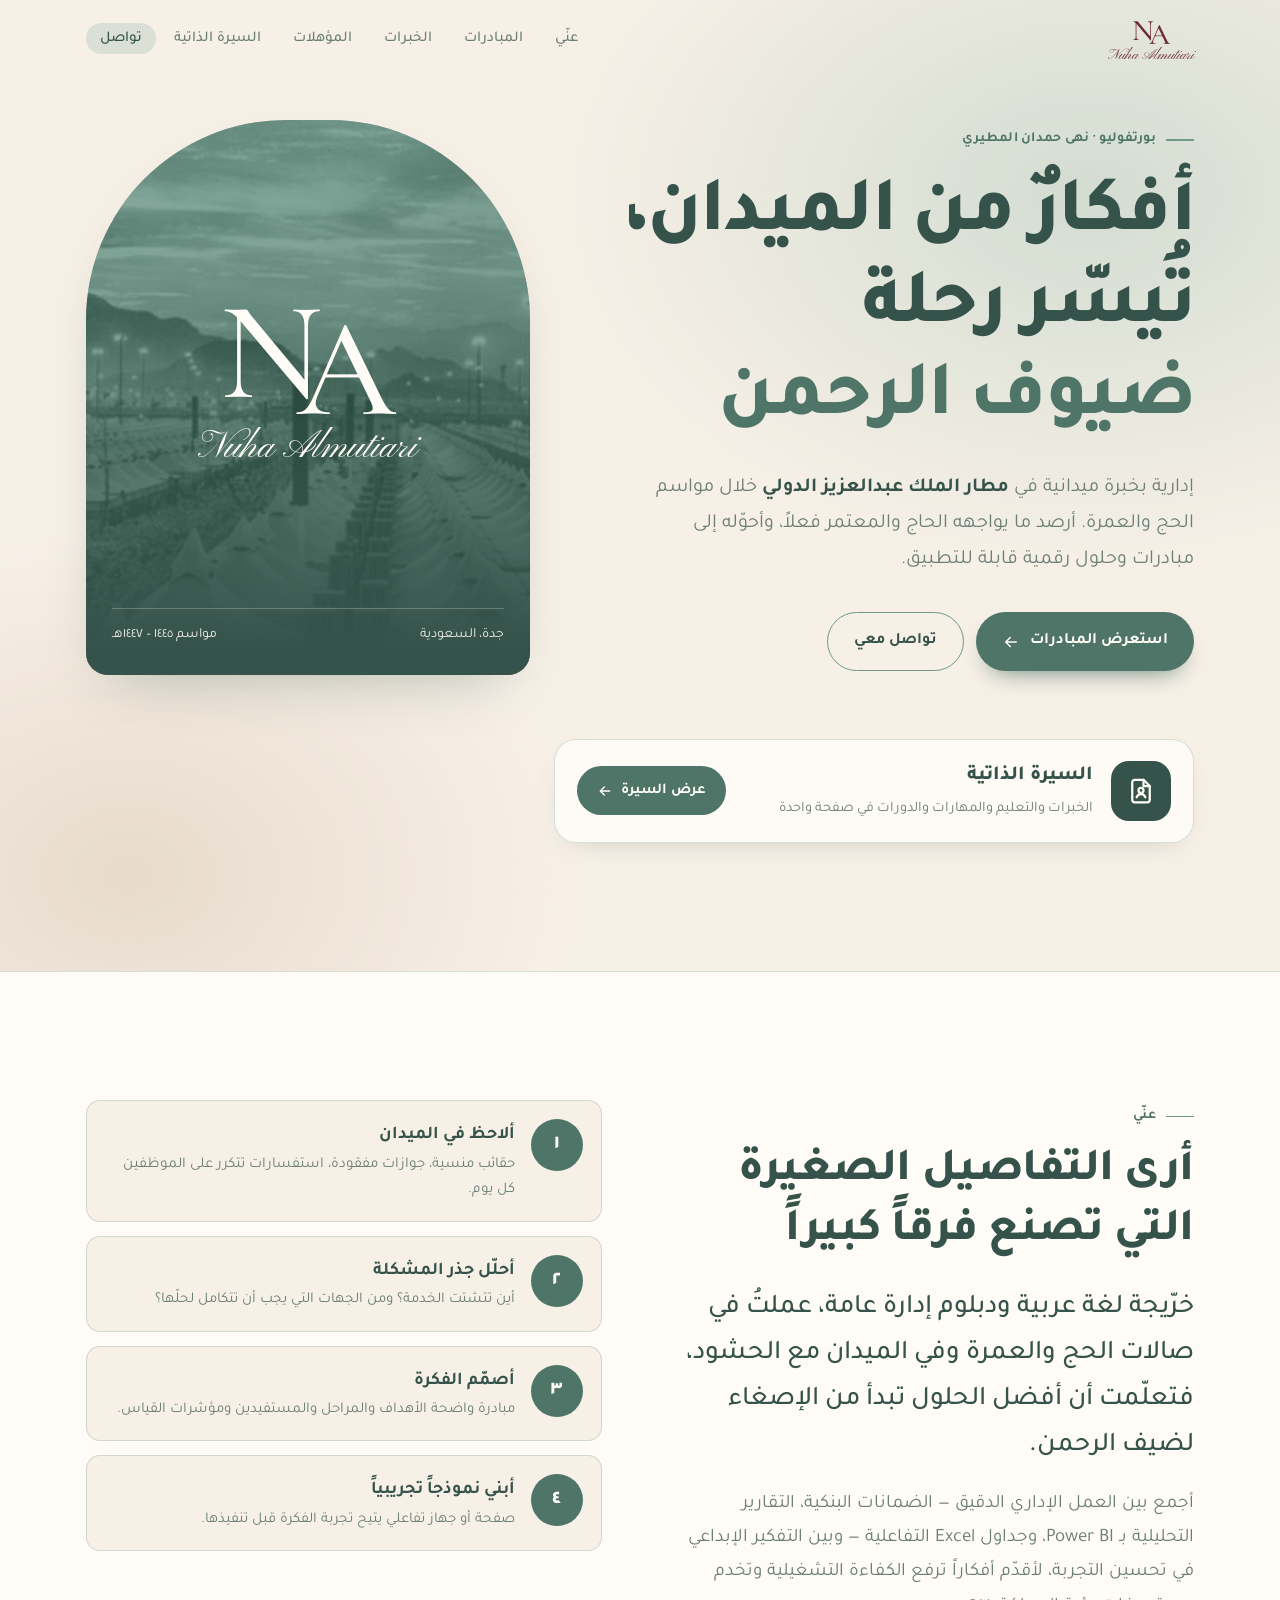
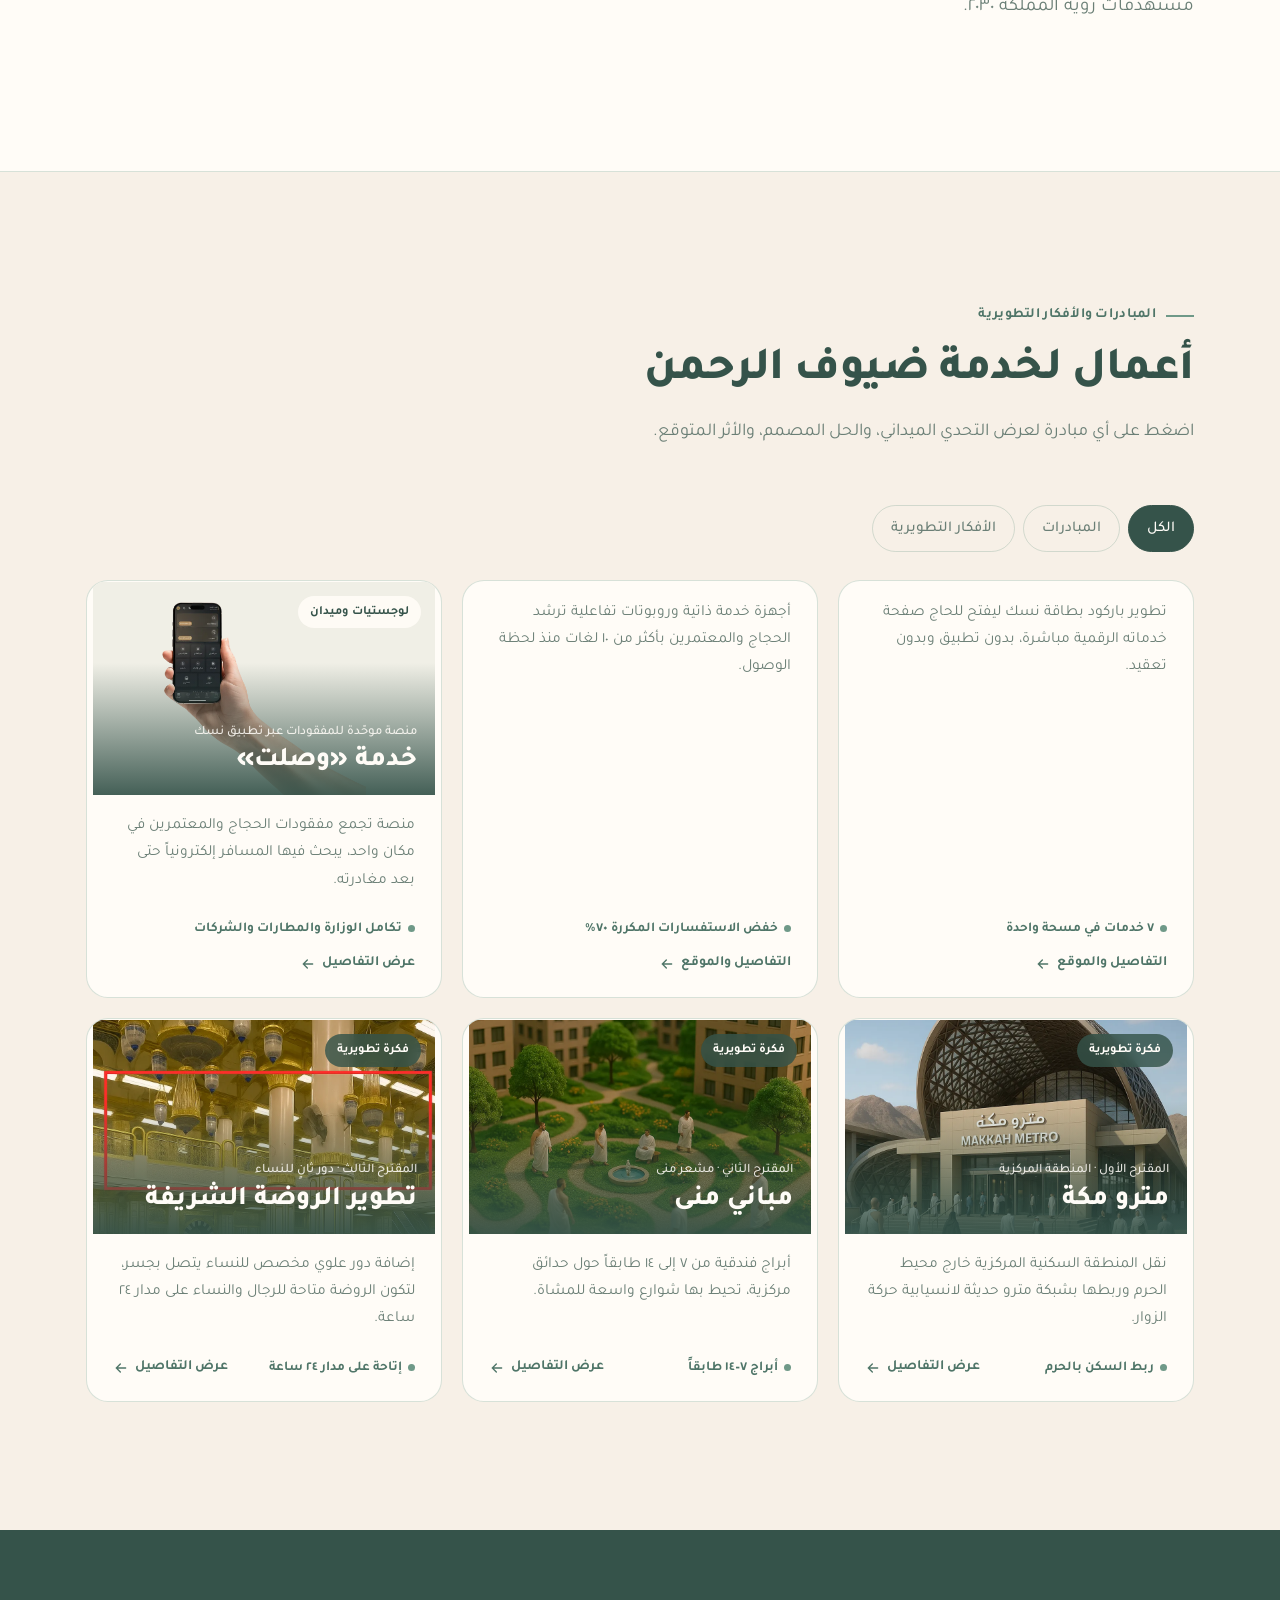
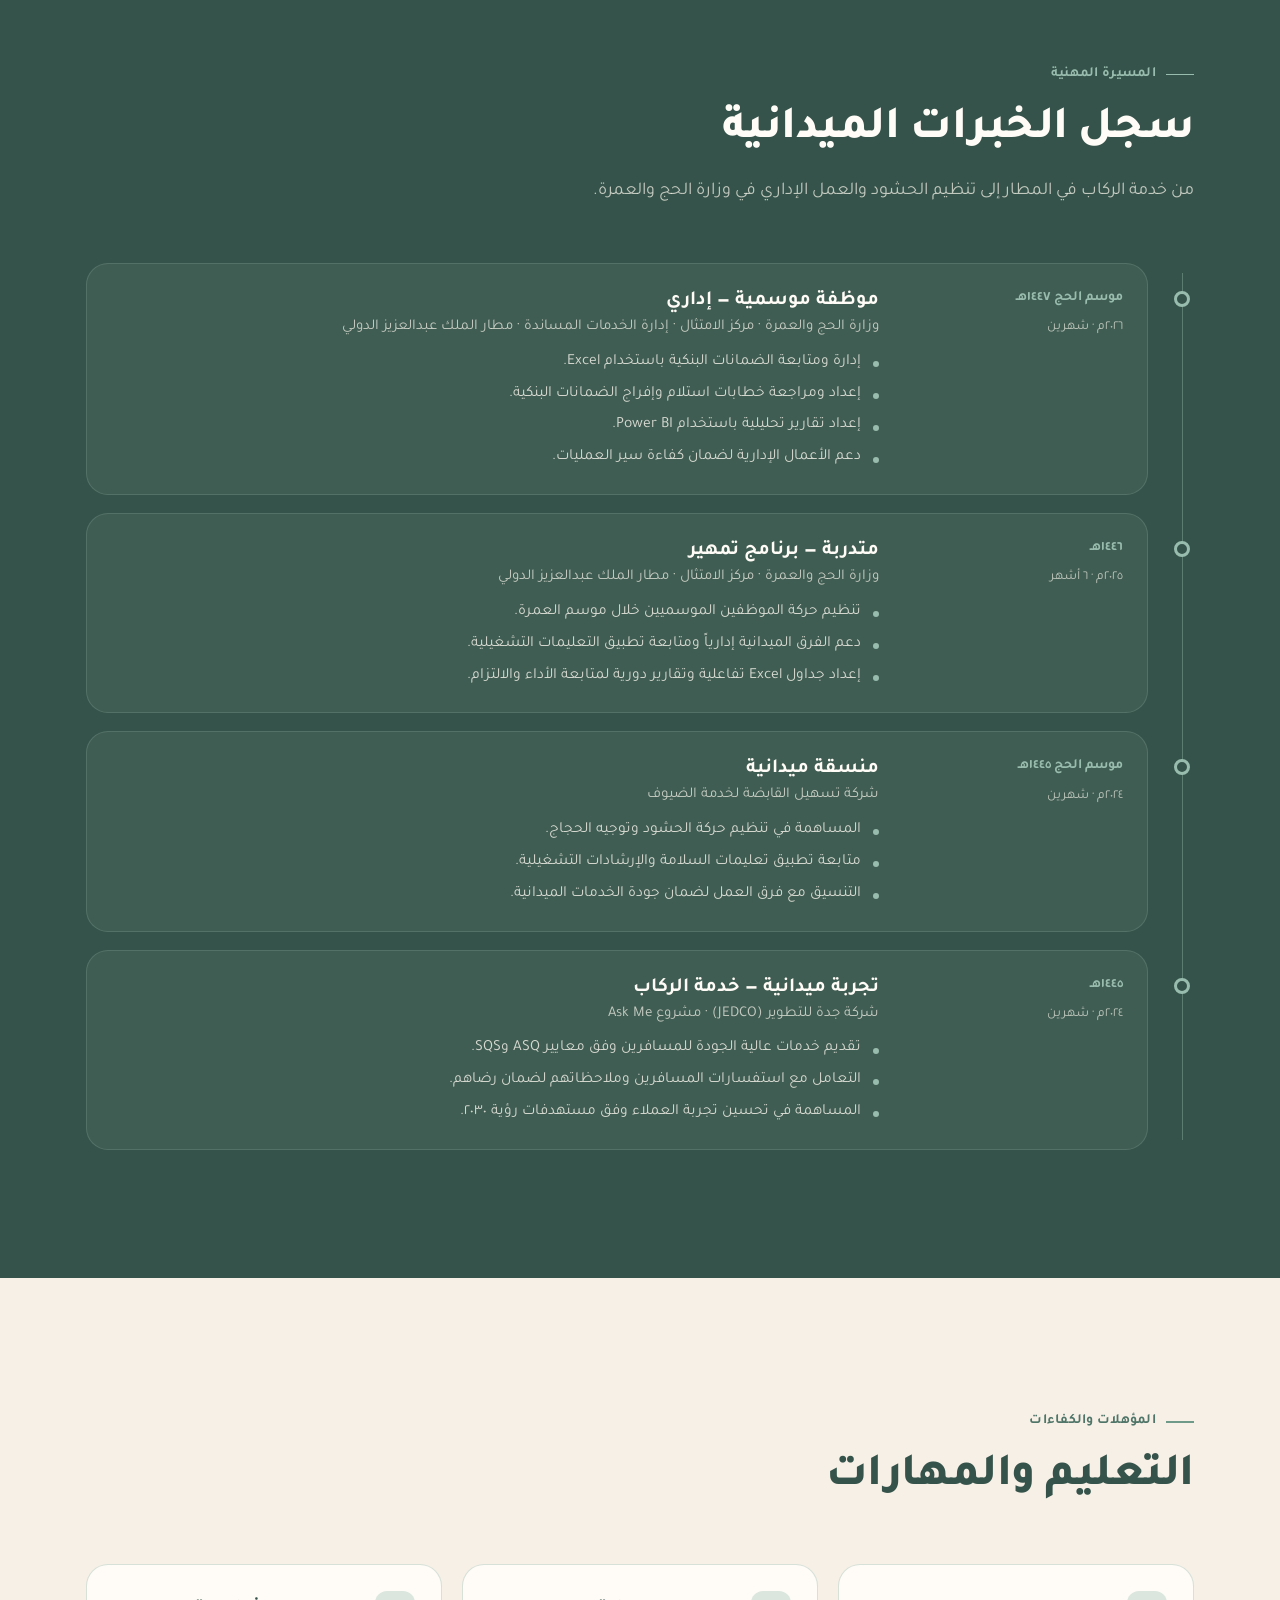
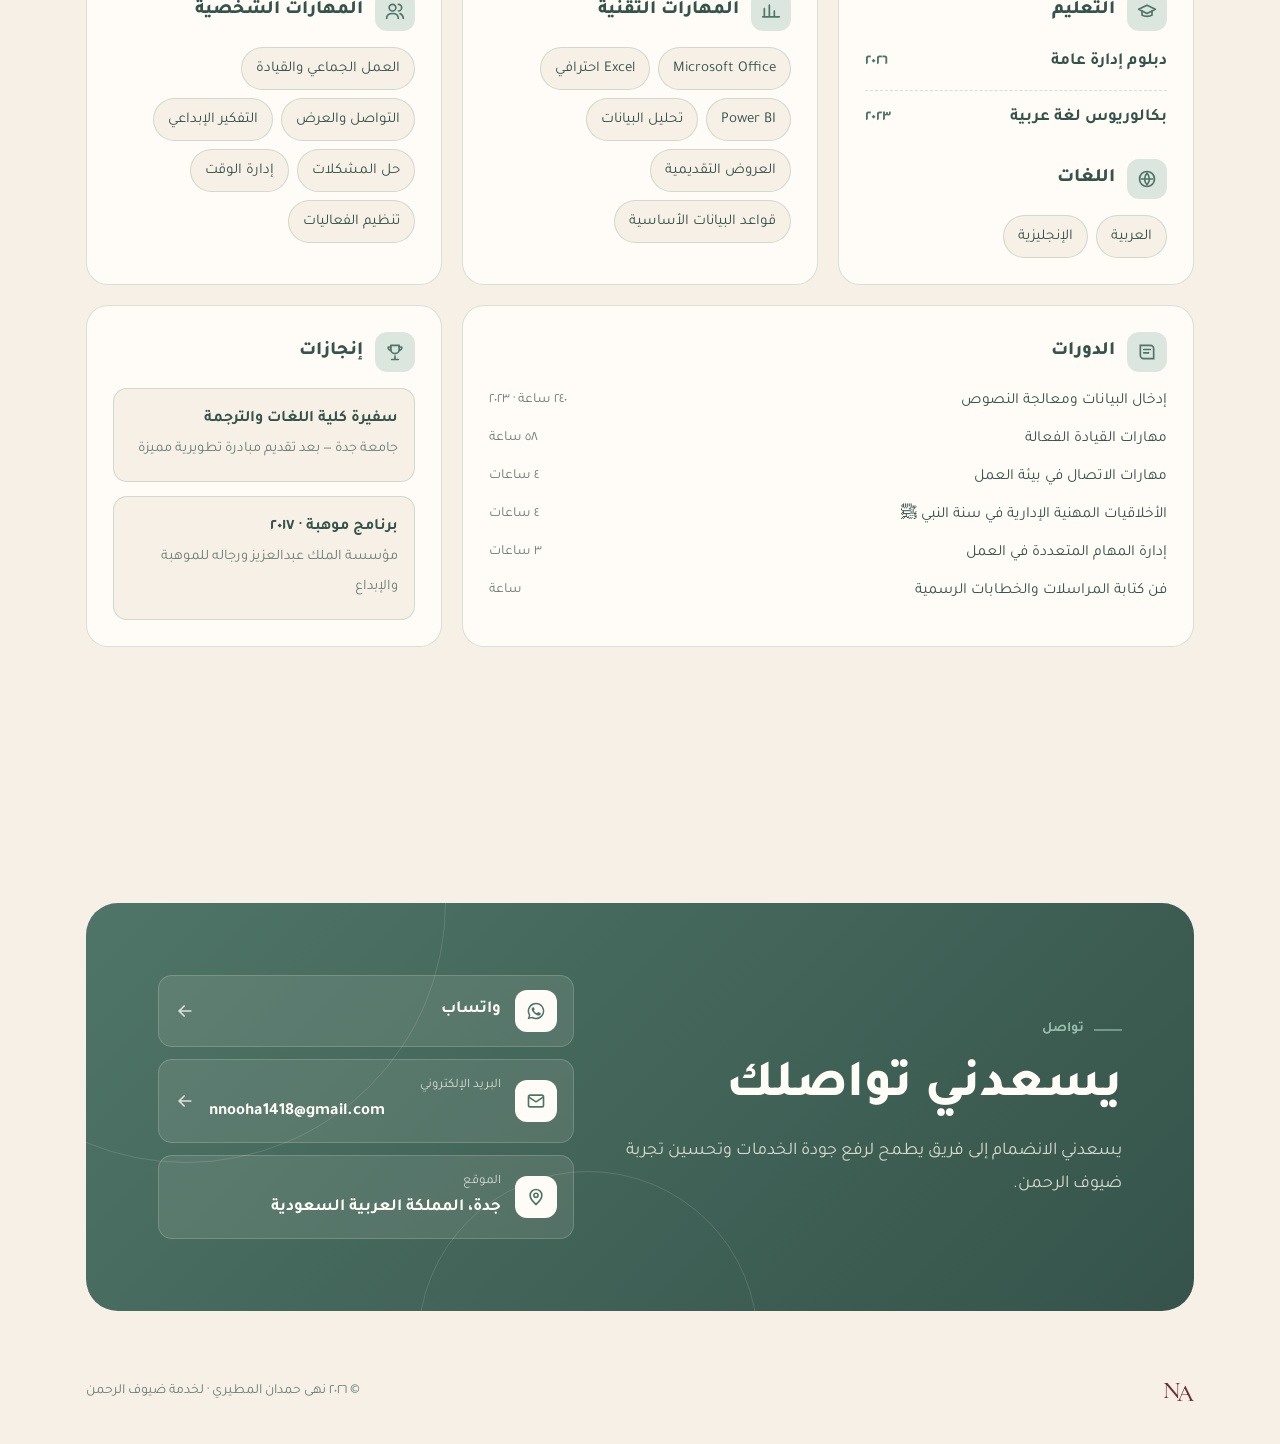
<file: index.html>
<!DOCTYPE html>
<html lang="ar" dir="rtl">
<head>
<meta charset="utf-8">
<meta name="viewport" content="width=device-width, initial-scale=1">
<title>نهى المطيري | مبادرات وأفكار لخدمة ضيوف الرحمن</title>
<meta name="description" content="بورتفوليو نهى حمدان المطيري: مبادرات تيسير ووافي ووصلت، وأفكار تطويرية لمترو مكة ومباني منى والروضة الشريفة.">
<meta name="theme-color" content="#35534A">
<link rel="preconnect" href="https://fonts.googleapis.com"><link rel="preconnect" href="https://fonts.gstatic.com" crossorigin>
<link rel="stylesheet" href="https://fonts.googleapis.com/css2?family=Tajawal:wght@400;500;700;800&family=Cormorant+Garamond:wght@500&family=Pinyon+Script&display=swap">
<link rel="stylesheet" href="css/style.css">
</head>
<body>

<!-- ============ الشريط العلوي ============ -->
<header class="nav" id="nav">
  <div class="wrap">
    <a href="#top" class="logo" aria-label="نهى المطيري — الرئيسية"><span class="mark"><span>N</span><span>A</span></span><span class="name">Nuha Almutiari</span></a>
    <ul id="menu">
      <li><a href="#about">عنّي</a></li>
      <li><a href="#work">المبادرات</a></li>
      <li><a href="#experience">الخبرات</a></li>
      <li><a href="#skills">المؤهلات</a></li>
      <li><a href="cv/index.html">السيرة الذاتية</a></li>
      <li><a href="#contact">تواصل</a></li>
    </ul>
    <button class="menu-btn" id="menuBtn" aria-label="القائمة" aria-expanded="false"><span></span><span></span><span></span></button>
  </div>
</header>

<main id="top">
<!-- ============ الواجهة ============ -->
<section class="hero">
  <div class="wrap">
    <div class="hero-grid">
      <div class="reveal">
        <span class="eyebrow">بورتفوليو · نهى حمدان المطيري</span>
        <h1>أفكارٌ من الميدان،<br>تُيسّر رحلة <em>ضيوف الرحمن</em></h1>
        <p class="lead">إدارية بخبرة ميدانية في <b>مطار الملك عبدالعزيز الدولي</b> خلال مواسم الحج والعمرة. أرصد ما يواجهه الحاج والمعتمر فعلاً، وأحوّله إلى مبادرات وحلول رقمية قابلة للتطبيق.</p>
        <div class="hero-ctas">
          <a href="#work" class="btn btn-primary">استعرض المبادرات
            <svg viewBox="0 0 24 24" fill="none" stroke="currentColor" stroke-width="2" stroke-linecap="round"><path d="M19 12H5M11 6l-6 6 6 6"/></svg></a>
          <a href="#contact" class="btn btn-ghost">تواصل معي</a>
        </div>
      </div>
      <div class="hero-card reveal">
        <img src="img/mina-tents.webp" alt="" aria-hidden="true">
        <div class="logo"><span class="mark"><span>N</span><span>A</span></span><span class="name">Nuha Almutiari</span></div>
        <div class="cap"><span>جدة، السعودية</span><span>مواسم ١٤٤٥ – ١٤٤٧هـ</span></div>
      </div>
    </div>
    <a class="cv-card reveal" href="cv/index.html">
      <span class="cv-ic"><svg viewBox="0 0 24 24" fill="none" stroke="currentColor" stroke-width="1.8" stroke-linecap="round" stroke-linejoin="round" aria-hidden="true"><path d="M14 3H7a2 2 0 0 0-2 2v14a2 2 0 0 0 2 2h10a2 2 0 0 0 2-2V8Z"/><path d="M14 3v5h5"/><circle cx="12" cy="11.5" r="2"/><path d="M8.5 17c.6-1.6 1.9-2.5 3.5-2.5s2.9.9 3.5 2.5"/></svg></span>
      <span class="cv-txt"><b>السيرة الذاتية</b><small>الخبرات والتعليم والمهارات والدورات في صفحة واحدة</small></span>
      <span class="cv-go">عرض السيرة <svg viewBox="0 0 24 24" fill="none" stroke="currentColor" stroke-width="2" stroke-linecap="round"><path d="M19 12H5M11 6l-6 6 6 6"/></svg></span>
    </a>
</div>
  </div>
</section>

<!-- ============ عنّي ============ -->
<section class="about" id="about">
  <div class="wrap about-grid">
    <div class="reveal">
      <span class="eyebrow">عنّي</span>
      <div class="sec-head" style="margin-bottom:24px"><h2>أرى التفاصيل الصغيرة التي تصنع فرقاً كبيراً</h2></div>
      <div class="about-text">
        <p>خرّيجة لغة عربية ودبلوم إدارة عامة، عملتُ في صالات الحج والعمرة وفي الميدان مع الحشود، فتعلّمت أن أفضل الحلول تبدأ من الإصغاء لضيف الرحمن.</p>
        <p>أجمع بين العمل الإداري الدقيق — الضمانات البنكية، التقارير التحليلية بـ Power BI، وجداول Excel التفاعلية — وبين التفكير الإبداعي في تحسين التجربة، لأقدّم أفكاراً ترفع الكفاءة التشغيلية وتخدم مستهدفات رؤية المملكة ٢٠٣٠.</p>
      </div>
    </div>
    <ol class="method reveal">
      <li><div><h4>ألاحظ في الميدان</h4><p>حقائب منسية، جوازات مفقودة، استفسارات تتكرر على الموظفين كل يوم.</p></div></li>
      <li><div><h4>أحلّل جذر المشكلة</h4><p>أين تتشتت الخدمة؟ ومن الجهات التي يجب أن تتكامل لحلّها؟</p></div></li>
      <li><div><h4>أصمّم الفكرة</h4><p>مبادرة واضحة الأهداف والمراحل والمستفيدين ومؤشرات القياس.</p></div></li>
      <li><div><h4>أبني نموذجاً تجريبياً</h4><p>صفحة أو جهاز تفاعلي يتيح تجربة الفكرة قبل تنفيذها.</p></div></li>
    </ol>
  </div>
</section>

<!-- ============ المبادرات والأفكار ============ -->
<section id="work">
  <div class="wrap">
    <div class="sec-head reveal">
      <span class="eyebrow">المبادرات والأفكار التطويرية</span>
      <h2>أعمال لخدمة ضيوف الرحمن</h2>
      <p>اضغط على أي مبادرة لعرض التحدي الميداني، والحل المصمم، والأثر المتوقع.</p>
    </div>
    <div class="filters reveal" role="group" aria-label="تصفية الأعمال">
      <button aria-pressed="true" data-f="all">الكل</button>
      <button aria-pressed="false" data-f="init">المبادرات</button>
      <button aria-pressed="false" data-f="idea">الأفكار التطويرية</button>
    </div>
    <div class="projects" id="projects"></div>
  </div>
</section>

<!-- ============ الخبرات ============ -->
<section class="exp" id="experience">
  <div class="wrap">
    <div class="sec-head reveal">
      <span class="eyebrow">المسيرة المهنية</span>
      <h2>سجل الخبرات الميدانية</h2>
      <p>من خدمة الركاب في المطار إلى تنظيم الحشود والعمل الإداري في وزارة الحج والعمرة.</p>
    </div>
    <ol class="timeline">
      <li class="reveal"><div class="t-card">
        <div class="t-when">موسم الحج ١٤٤٧هـ<small>٢٠٢٦م · شهرين</small></div>
        <div><h3>موظفة موسمية — إداري<small>وزارة الحج والعمرة · مركز الامتثال · إدارة الخدمات المساندة · مطار الملك عبدالعزيز الدولي</small></h3>
        <ul><li>إدارة ومتابعة الضمانات البنكية باستخدام Excel.</li><li>إعداد ومراجعة خطابات استلام وإفراج الضمانات البنكية.</li><li>إعداد تقارير تحليلية باستخدام Power BI.</li><li>دعم الأعمال الإدارية لضمان كفاءة سير العمليات.</li></ul></div>
      </div></li>
      <li class="reveal"><div class="t-card">
        <div class="t-when">١٤٤٦هـ<small>٢٠٢٥م · ٦ أشهر</small></div>
        <div><h3>متدربة — برنامج تمهير<small>وزارة الحج والعمرة · مركز الامتثال · مطار الملك عبدالعزيز الدولي</small></h3>
        <ul><li>تنظيم حركة الموظفين الموسميين خلال موسم العمرة.</li><li>دعم الفرق الميدانية إدارياً ومتابعة تطبيق التعليمات التشغيلية.</li><li>إعداد جداول Excel تفاعلية وتقارير دورية لمتابعة الأداء والالتزام.</li></ul></div>
      </div></li>
      <li class="reveal"><div class="t-card">
        <div class="t-when">موسم الحج ١٤٤٥هـ<small>٢٠٢٤م · شهرين</small></div>
        <div><h3>منسقة ميدانية<small>شركة تسهيل القابضة لخدمة الضيوف</small></h3>
        <ul><li>المساهمة في تنظيم حركة الحشود وتوجيه الحجاج.</li><li>متابعة تطبيق تعليمات السلامة والإرشادات التشغيلية.</li><li>التنسيق مع فرق العمل لضمان جودة الخدمات الميدانية.</li></ul></div>
      </div></li>
      <li class="reveal"><div class="t-card">
        <div class="t-when">١٤٤٥هـ<small>٢٠٢٤م · شهرين</small></div>
        <div><h3>تجربة ميدانية — خدمة الركاب<small>شركة جدة للتطوير (JEDCO) · مشروع Ask Me</small></h3>
        <ul><li>تقديم خدمات عالية الجودة للمسافرين وفق معايير ASQ وSQS.</li><li>التعامل مع استفسارات المسافرين وملاحظاتهم لضمان رضاهم.</li><li>المساهمة في تحسين تجربة العملاء وفق مستهدفات رؤية ٢٠٣٠.</li></ul></div>
      </div></li>
    </ol>
  </div>
</section>

<!-- ============ المؤهلات ============ -->
<section id="skills">
  <div class="wrap">
    <div class="sec-head reveal">
      <span class="eyebrow">المؤهلات والكفاءات</span>
      <h2>التعليم والمهارات</h2>
    </div>
    <div class="skills-grid">
      <div class="panel reveal">
        <h3><span class="ic"><svg viewBox="0 0 24 24" fill="none" stroke="currentColor" stroke-width="2" stroke-linecap="round" stroke-linejoin="round"><path d="M22 10 12 5 2 10l10 5 10-5Z"/><path d="M6 12v5c3 2 9 2 12 0v-5"/></svg></span>التعليم</h3>
        <div class="edu">
          <div><b>دبلوم إدارة عامة</b><span>٢٠٢٦</span></div>
          <div><b>بكالوريوس لغة عربية</b><span>٢٠٢٣</span></div>
        </div>
        <h3 style="margin-top:26px"><span class="ic"><svg viewBox="0 0 24 24" fill="none" stroke="currentColor" stroke-width="2" stroke-linecap="round"><path d="M5 12h14M12 5a10 10 0 0 1 0 14M12 5a10 10 0 0 0 0 14"/><circle cx="12" cy="12" r="9"/></svg></span>اللغات</h3>
        <div class="tags"><span>العربية</span><span>الإنجليزية</span></div>
      </div>
      <div class="panel reveal">
        <h3><span class="ic"><svg viewBox="0 0 24 24" fill="none" stroke="currentColor" stroke-width="2" stroke-linecap="round"><path d="M4 19V9M10 19V5M16 19v-7M22 19H2"/></svg></span>المهارات التقنية</h3>
        <div class="tags"><span>Microsoft Office</span><span>Excel احترافي</span><span>Power BI</span><span>تحليل البيانات</span><span>العروض التقديمية</span><span>قواعد البيانات الأساسية</span></div>
      </div>
      <div class="panel reveal">
        <h3><span class="ic"><svg viewBox="0 0 24 24" fill="none" stroke="currentColor" stroke-width="2" stroke-linecap="round"><circle cx="9" cy="8" r="4"/><path d="M2 21c0-4 3-6 7-6s7 2 7 6M16 4a4 4 0 0 1 0 8M22 21c0-3-2-5-4-6"/></svg></span>المهارات الشخصية</h3>
        <div class="tags"><span>العمل الجماعي والقيادة</span><span>التواصل والعرض</span><span>التفكير الإبداعي</span><span>حل المشكلات</span><span>إدارة الوقت</span><span>تنظيم الفعاليات</span></div>
      </div>
      <div class="panel wide reveal">
        <h3><span class="ic"><svg viewBox="0 0 24 24" fill="none" stroke="currentColor" stroke-width="2" stroke-linecap="round"><path d="M4 4h12a4 4 0 0 1 4 4v12H8a4 4 0 0 1-4-4Z"/><path d="M8 9h8M8 13h6"/></svg></span>الدورات</h3>
        <ul class="courses">
          <li>إدخال البيانات ومعالجة النصوص<span>٢٤٠ ساعة · ٢٠٢٣</span></li>
          <li>مهارات القيادة الفعالة<span>٥٨ ساعة</span></li>
          <li>مهارات الاتصال في بيئة العمل<span>٤ ساعات</span></li>
          <li>الأخلاقيات المهنية الإدارية في سنة النبي ﷺ<span>٤ ساعات</span></li>
          <li>إدارة المهام المتعددة في العمل<span>٣ ساعات</span></li>
          <li>فن كتابة المراسلات والخطابات الرسمية<span>ساعة</span></li>
        </ul>
      </div>
      <div class="panel reveal">
        <h3><span class="ic"><svg viewBox="0 0 24 24" fill="none" stroke="currentColor" stroke-width="2" stroke-linecap="round" stroke-linejoin="round"><path d="M8 21h8M12 17v4M7 4h10v5a5 5 0 0 1-10 0Z"/><path d="M7 6H4a3 3 0 0 0 3 4M17 6h3a3 3 0 0 1-3 4"/></svg></span>إنجازات</h3>
        <div class="achv" style="grid-template-columns:1fr">
          <div><b>سفيرة كلية اللغات والترجمة</b><span>جامعة جدة — بعد تقديم مبادرة تطويرية مميزة</span></div>
          <div><b>برنامج موهبة · ٢٠١٧</b><span>مؤسسة الملك عبدالعزيز ورجاله للموهبة والإبداع</span></div>
        </div>
      </div>
    </div>
  </div>
</section>

<!-- ============ تواصل ============ -->
<section class="contact" id="contact">
  <div class="wrap">
    <div class="contact-card reveal">
      <span class="ring" style="width:520px;height:520px;top:-260px;left:-160px"></span>
      <span class="ring" style="width:340px;height:340px;bottom:-200px;left:30%"></span>
      <div style="position:relative;z-index:2">
        <span class="eyebrow" style="color:var(--green-300)">تواصل</span>
        <h2 style="margin-top:12px">يسعدني تواصلك</h2>
        <p>يسعدني الانضمام إلى فريق يطمح لرفع جودة الخدمات وتحسين تجربة ضيوف الرحمن.</p>
      </div>
      <div class="c-items">
        <a class="c-item" href="https://wa.me/966541415710?text=%D8%A7%D9%84%D8%B3%D9%84%D8%A7%D9%85%20%D8%B9%D9%84%D9%8A%D9%83%D9%85%20%D9%86%D9%87%D9%89%D8%8C%20%D8%B4%D9%81%D8%AA%20%D9%85%D9%88%D9%82%D8%B9%D9%83%20%D9%88%D8%A3%D8%AD%D8%A8%20%D8%A3%D8%AA%D9%88%D8%A7%D8%B5%D9%84%20%D9%85%D8%B9%D9%83" target="_blank" rel="noopener" aria-label="تواصل عبر واتساب">
          <span class="ic"><svg viewBox="0 0 24 24" fill="currentColor" aria-hidden="true"><path d="M12 2a10 10 0 0 0-8.6 15.1L2 22l5-1.3A10 10 0 1 0 12 2Zm0 18.2a8.2 8.2 0 0 1-4.2-1.2l-.3-.2-3 .8.8-2.9-.2-.3A8.2 8.2 0 1 1 12 20.2Zm4.5-6.1c-.2-.1-1.5-.7-1.7-.8s-.4-.1-.6.1-.7.8-.8 1-.3.2-.5.1a6.7 6.7 0 0 1-3.3-2.9c-.3-.4.2-.4.7-1.4a.5.5 0 0 0 0-.4l-.8-1.9c-.2-.5-.4-.4-.6-.4h-.5a1 1 0 0 0-.7.3 3 3 0 0 0-.9 2.2 5.2 5.2 0 0 0 1.1 2.7 11.9 11.9 0 0 0 4.6 4c1.7.7 2.3.8 3.2.6a2.7 2.7 0 0 0 1.8-1.2 2.2 2.2 0 0 0 .1-1.3c0-.1-.2-.2-.5-.3Z"/></svg></span>
          <div><b>واتساب</b></div>
          <svg class="c-arrow" viewBox="0 0 24 24" fill="none" stroke="currentColor" stroke-width="2" stroke-linecap="round" aria-hidden="true"><path d="M19 12H5M11 6l-6 6 6 6"/></svg>
        </a>
        <a class="c-item" href="https://mail.google.com/mail/?view=cm&amp;fs=1&amp;to=nnooha1418@gmail.com&amp;su=%D8%AA%D9%88%D8%A7%D8%B5%D9%84%20%D9%85%D9%86%20%D9%85%D9%88%D9%82%D8%B9%D9%83%20%D8%A7%D9%84%D8%B4%D8%AE%D8%B5%D9%8A" target="_blank" rel="noopener" aria-label="مراسلة عبر Gmail">
          <span class="ic"><svg viewBox="0 0 24 24" fill="none" stroke="currentColor" stroke-width="2"><rect x="3" y="5" width="18" height="14" rx="2"/><path d="m3 7 9 6 9-6"/></svg></span>
          <div><small>البريد الإلكتروني</small><b>nnooha1418@gmail.com</b></div>
          <svg class="c-arrow" viewBox="0 0 24 24" fill="none" stroke="currentColor" stroke-width="2" stroke-linecap="round" aria-hidden="true"><path d="M19 12H5M11 6l-6 6 6 6"/></svg>
        </a>
        <div class="c-item">
          <span class="ic"><svg viewBox="0 0 24 24" fill="none" stroke="currentColor" stroke-width="2"><path d="M12 21s-7-6-7-11a7 7 0 0 1 14 0c0 5-7 11-7 11Z"/><circle cx="12" cy="10" r="2.5"/></svg></span>
          <div><small>الموقع</small><b>جدة، المملكة العربية السعودية</b></div>
        </div>
      </div>
    </div>
  </div>
</section>
</main>

<footer>
  <div class="wrap">
    <a href="#top" class="logo"><span class="mark" style="font-size:24px"><span>N</span><span>A</span></span></a>
    <span>© ٢٠٢٦ نهى حمدان المطيري · لخدمة ضيوف الرحمن</span>
  </div>
</footer>

<!-- ============ نافذة تفاصيل المبادرة ============ -->
<dialog class="case" id="case" aria-labelledby="caseTitle"><div class="case-scroll" id="caseInner"></div></dialog>
<div class="toast" id="toast" role="status"></div>

<script>
/* =========================================================
   روابط مواقع المبادرات — ضعي الرابط بين علامتي التنصيص
   ليظهر زر «زيارة الموقع» داخل نافذة المبادرة.
   ========================================================= */
const SITE_LINKS = {
  taiseer: "taiseer/index.html",   // موقع تيسير الكامل (داخل نفس الموقع)
  wafi:    "wafi/index.html",      // موقع وافي الكامل بالجهاز التفاعلي
  wasalt:  ""
};

/* رسوم مرسومة بالكود */

const ART = {
  taiseer:()=>`<div class="art art-taiseer"><img class="brand-logo" src="img/taiseer-logo-light.png" alt="شعار تيسير"></div>`,
  wafi:()=>`<div class="art art-wafi"><img class="brand-logo round" src="img/wafi-logo.webp" alt="شعار وافي"></div>`
};

/* =========================================================
   بيانات المبادرات والأفكار
   ========================================================= */
const PROJECTS = [
 {id:"taiseer",type:"init",tag:"تحوّل رقمي",big:true,title:"مبادرة «تيسير»",sub:"باركود واحد لكل خدمات الحاج",
  desc:"تطوير باركود بطاقة نسك ليفتح للحاج صفحة خدماته الرقمية مباشرة، بدون تطبيق وبدون تعقيد.",
  metric:"٧ خدمات في مسحة واحدة",art:"taiseer",
  challenge:"خدمات الحاج الرقمية متفرّقة بين تطبيقات وأرقام وجهات مختلفة، فيصعب عليه — خاصة كبار السن ومن لا يجيد التقنية — الوصول إلى المساعدة لحظة الحاجة.",
  solution:"توظيف الباركود الموجود أصلاً على بطاقة نسك: يوجّه الحاج كاميرا جواله نحوه فتفتح صفحة خدمات بعدة لغات تضم البلاغ الطبي، وتتبّع الأمتعة، وخدمة «أنا تائه» وغيرها.",
  impact:"وصول فوري للخدمات من بطاقة يحملها كل حاج، وتقليل الحاجة لتنزيل التطبيقات أو حفظ الأرقام، واستجابة أسرع في الحالات الطارئة.",
  list:[["بوابة ضيوف الرحمن","بيانات الحاج وخدماته في مكان واحد"],["نداء إسعاف وبلاغ طبي","طلب المساعدة الطبية بضغطة واحدة"],["تتبّع الأمتعة","متابعة الأمتعة أثناء الرحلة"],["المحادثة الفورية","تواصل مباشر للاستفسار والمساندة"],["تمديد التأشيرة","للحالات الطارئة بإجراء مبسّط"],["شراء الأضحية","إتمام الطلب من نفس الصفحة"],["أنا تائه","المساعدة عند الابتعاد عن المجموعة"]],
  listTitle:"الخدمات",
  steps:[["يمسح الباركود","على بطاقة نسك، يكفي توجيه الكاميرا نحوه."],["تظهر له الخدمات","صفحة خدمات رقمية بعدة لغات."],["يُنجز بدون تعقيد","بلاغ، تتبّع أمتعة، محادثة فورية والمزيد."]]},

 {id:"wafi",type:"init",tag:"ذكاء اصطناعي وأتمتة",big:true,title:"مبادرة «وافي»",sub:"روبوت وخدمة ذاتية · صالات مطار الملك عبدالعزيز",
  desc:"أجهزة خدمة ذاتية وروبوتات تفاعلية ترشد الحجاج والمعتمرين بأكثر من ١٠ لغات منذ لحظة الوصول.",
  metric:"خفض الاستفسارات المكررة ٧٠٪",art:"wafi",
  challenge:"تتكرر على موظفي الصالات الاستفسارات نفسها يومياً — مواقع المصليات واستلام الأمتعة والنقل إلى مكة والمدينة — بلغات متعددة، مما يضغط على الكوادر ويبطئ الاستجابة.",
  solution:"روبوتات ذكية وأجهزة خدمة ذاتية متعددة اللغات تقرأ رمز QR، وتقدم الإرشاد الديني والمساعدة الطبية وأوقات الصلاة والفتاوى، وتدعم ذوي الهمم، مع تكامل مع تطبيق نسك وبطاقة نسك.",
  impact:"انخفاض متوقع في الاستفسارات المكررة الموجهة للموظفين بنسبة ٧٠٪، ورفع رضا الزوار إلى أكثر من ٩٠٪، وخدمة متواصلة على مدار الساعة.",
  kpis:[["٧٠٪","انخفاض الاستفسارات المكررة"],["+٩٠٪","رضا الزوار المستهدف"],["+١٠","لغات مدعومة"],["٢٤/٧","خدمة متواصلة"]],
  list:[["الإرشاد الديني","خطوات العمرة والحج، المواقيت والأدعية"],["المساعدة الطبية","دليل العيادات وطلب مساعدة عاجلة"],["المواقع المهمة","المصليات، الأمتعة، قطار الحرمين"],["أوقات الصلاة","محدّثة حسب الموقع والتاريخ"],["الفتاوى","إجابات موثقة وتواصل مع المفتين"],["دعم ذوي الهمم","كراسٍ متحركة ولغة إشارة وقراءة صوتية"]],
  listTitle:"خدمات الجهاز",
  steps:[["الدراسة والتخطيط","حصر الاحتياج الفعلي في صالة ١."],["التصميم والتطوير","واجهات متعددة اللغات وبرمجة الردود الذكية."],["التجريب والتقييم","نموذج أولي وتشغيل تجريبي وجمع الملاحظات."],["الإطلاق والتشغيل","تدشين رسمي ونشر الأجهزة والدعم الفني."],["التوسع","محطات قطار الحرمين والفنادق وساحات الحرم."]]},

 {id:"wasalt",type:"init",tag:"لوجستيات وميدان",big:false,title:"خدمة «وصلت»",sub:"منصة موحّدة للمفقودات عبر تطبيق نسك",
  desc:"منصة تجمع مفقودات الحجاج والمعتمرين في مكان واحد، يبحث فيها المسافر إلكترونياً حتى بعد مغادرته.",
  metric:"تكامل الوزارة والمطارات والشركات",img:"img/wasalt-hand.webp",imgFit:"contain",
  challenge:"من واقع العمل في صالات المطار لموسمي ١٤٤٥–١٤٤٧هـ: معتمر يكتشف في المطار أنه نسي أمتعته في مكة، وحقائب تُنزَل في فندق خاطئ عند تفويج الحافلات، وجوازات تضيع عند الوصول أو المغادرة.",
  solution:"منصة موحّدة (شاشة عرض للتعرّف على المفقودات عن بُعد) تجمع وزارة الحج والعمرة والشركات المشغلة للمطارات، مرتبطة بخدمة «وصلت» في تطبيق نسك مع أيقونات للأجهزة والجوازات والحقائب والتائهين وبلاغ نسك عناية.",
  impact:"تقليل الخسائر المادية والزمنية على ضيف الرحمن، وتجنّب فوات الرحلات، وتمكين المسافر من استعادة مفقوداته عبر مكاتب شؤون الحج أو شركات العمرة حتى بعد عودته لبلده.",
  list:[["أيقونة المفقودات","ضمن واجهة خدمات نسك بشكل واضح"],["تصنيفات المفقودات","أجهزة، جوازات، حقائب، أوراق وغيرها"],["خدمة التائهين","تحديد موقع الحاج في المشاعر المقدسة"],["بلاغ نسك عناية","ربط البلاغ بالجهة المختصة مباشرة"]],
  listTitle:"مكونات الخدمة",
  gallery:[["img/wasalt-ui.webp","نموذج مبسّط لواجهة الخدمة"]]},

 {id:"metro",type:"idea",tag:"فكرة تطويرية",title:"مترو مكة",sub:"المقترح الأول · المنطقة المركزية",
  desc:"نقل المنطقة السكنية المركزية خارج محيط الحرم وربطها بشبكة مترو حديثة لانسيابية حركة الزوار.",
  metric:"ربط السكن بالحرم",img:"img/metro-station.webp",
  challenge:"تكدّس المنطقة المركزية المحيطة بالحرم بالمباني والحركة يضيّق المساحة المتاحة لتنقّل الحجاج والمعتمرين، ويصعّب إدارة الحشود في أوقات الذروة.",
  solution:"تخصيص منطقة سكنية مركزية على بُعد عدة كيلومترات من الحرم، بمبانٍ شاهقة عالية الجودة وخدمات متكاملة ومواقف واسعة، تربطها بالحرم شبكة مترو حديثة.",
  impact:"مساحة أكبر حول الحرم لدخول الزوار وخروجهم بانسيابية، وتحسين كفاءة إدارة الكثافة، ووصول سهل ومريح لقاصدي الصلوات.",
  gallery:[["img/metro-station.webp","تصوّر لمحطة مترو مكة"],["img/metro-map.webp","تصوّر لمسار المترو حول الحرم"]]},

 {id:"mina",type:"idea",tag:"فكرة تطويرية",title:"مباني منى",sub:"المقترح الثاني · مشعر منى",
  desc:"أبراج فندقية من ٧ إلى ١٤ طابقاً حول حدائق مركزية، تحيط بها شوارع واسعة للمشاة.",
  metric:"أبراج ٧–١٤ طابقاً",img:"img/mina-garden.webp",
  challenge:"الحاجة إلى بيئة إقامة أكثر راحة وتنظيماً لضيوف الرحمن في مشعر منى أثناء أداء المناسك، مع سهولة حركة المشاة.",
  solution:"إنشاء مبانٍ فندقية على شكل أبراج من سبعة إلى أربعة عشر طابقاً، كل أربعة مبانٍ حول حديقة مركزية، تحيط بها شوارع واسعة تسهّل التنقل.",
  impact:"بيئة مريحة ومنظمة للحجاج، وحركة أسهل للمشاة، ومساحات خضراء تخفف من الازدحام وحرارة المكان.",
  gallery:[["img/mina-plan.webp","مخطط توزيع الأبراج والحدائق"],["img/mina-garden.webp","تصوّر الحديقة المركزية"],["img/mina-tower.webp","تصوّر البرج الفندقي","contain"]]},

 {id:"rawdah",type:"idea",tag:"فكرة تطويرية",title:"تطوير الروضة الشريفة",sub:"المقترح الثالث · دور ثانٍ للنساء",
  desc:"إضافة دور علوي مخصص للنساء يتصل بجسر، لتكون الروضة متاحة للرجال والنساء على مدار ٢٤ ساعة.",
  metric:"إتاحة على مدار ٢٤ ساعة",img:"img/rawdah.webp",
  challenge:"محدودية أوقات زيارة الروضة الشريفة وتقسيمها بين الرجال والنساء يحدّ من عدد الزائرين الذين يتمكنون من الصلاة فيها.",
  solution:"بناء دور ثانٍ مخصص للنساء يتصل بجسر يضمن عدم الاختلاط، مع بقاء الدور الأرضي للرجال، ليكون المكان متاحاً للجميع في آنٍ واحد على مدار الساعة.",
  impact:"زيادة ملحوظة في السعة الاستيعابية، وتمكين عدد أكبر من الزائرين من الاستفادة الكاملة، بما يعزز جودة التجربة ويخدم المقاصد الشرعية والروحية للزيارة.",
  gallery:[["img/rawdah.webp","تصميم تخيلي للدور الثاني في الروضة الشريفة"]]}
];

const IC = {
  ch:'<svg viewBox="0 0 24 24" fill="none" stroke="currentColor" stroke-width="2" stroke-linecap="round"><circle cx="12" cy="12" r="9"/><path d="M12 7v6M12 16.5v.5"/></svg>',
  so:'<svg viewBox="0 0 24 24" fill="none" stroke="currentColor" stroke-width="2" stroke-linecap="round"><path d="M9 18h6M10 21h4M12 3a6 6 0 0 0-4 10.5c.8.8 1 1.5 1 2.5h6c0-1 .2-1.7 1-2.5A6 6 0 0 0 12 3Z"/></svg>',
  im:'<svg viewBox="0 0 24 24" fill="none" stroke="currentColor" stroke-width="2" stroke-linecap="round"><path d="M3 17l6-6 4 4 8-8M15 7h6v6"/></svg>',
  arrow:'<svg viewBox="0 0 24 24" fill="none" stroke="currentColor" stroke-width="2" stroke-linecap="round"><path d="M19 12H5M11 6l-6 6 6 6"/></svg>',
  next:'<svg viewBox="0 0 24 24" fill="none" stroke="currentColor" stroke-width="2.2" stroke-linecap="round"><path d="m9 6 6 6-6 6"/></svg>',
  prev:'<svg viewBox="0 0 24 24" fill="none" stroke="currentColor" stroke-width="2.2" stroke-linecap="round"><path d="m15 6-6 6 6 6"/></svg>',
  x:'<svg viewBox="0 0 24 24" fill="none" stroke="currentColor" stroke-width="2.2" stroke-linecap="round"><path d="M6 6l12 12M18 6 6 18"/></svg>',
  ext:'<svg viewBox="0 0 24 24" fill="none" stroke="currentColor" stroke-width="2" stroke-linecap="round"><path d="M14 4h6v6M20 4l-9 9M18 14v5a1 1 0 0 1-1 1H5a1 1 0 0 1-1-1V7a1 1 0 0 1 1-1h5"/></svg>'
};
const visual = p => p.art ? ART[p.art]() : `<img src="${p.img}" alt="${p.title}" ${p.imgFit==='contain'?'style="object-fit:contain;background:var(--sand-light);padding:6% 0 0"':''}>`;

/* البطاقات */
const grid = document.getElementById('projects');
grid.innerHTML = PROJECTS.map((p,i)=>`
  <button class="project ${p.big?'big':''} reveal" data-type="${p.type}" data-i="${i}" aria-label="عرض تفاصيل ${p.title}">
    <div class="p-visual">${visual(p)}
      <span class="p-badge ${p.type==='idea'?'idea':''}">${p.tag}</span>
      <div class="p-title"><small>${p.sub}</small><h3>${p.title}</h3></div>
    </div>
    <div class="p-body"><p>${p.desc}</p>
      <div class="p-foot"><span class="p-metric">${p.metric}</span><span class="p-more">${SITE_LINKS[p.id]?'التفاصيل والموقع':'عرض التفاصيل'} ${IC.arrow}</span></div>
    </div>
  </button>`).join('');

/* النافذة */
const dlg = document.getElementById('case'), inner = document.getElementById('caseInner');
let cur = 0;
function openCase(i){
  cur = (i + PROJECTS.length) % PROJECTS.length;
  const p = PROJECTS[cur], link = SITE_LINKS[p.id];
  const extra = [
    p.kpis ? `<div class="case-block"><h3>مؤشرات الأثر</h3><div class="case-kpis">${p.kpis.map(k=>`<div><b>${k[0]}</b><span>${k[1]}</span></div>`).join('')}</div></div>`:'',
    p.list ? `<div class="case-block"><h3>${p.listTitle}</h3><ul class="case-list">${p.list.map(l=>`<li><b>${l[0]}</b><span>${l[1]}</span></li>`).join('')}</ul></div>`:'',
    p.steps ? `<div class="case-block"><h3>مراحل التنفيذ</h3><ol class="case-steps">${p.steps.map(s=>`<li><div><b>${s[0]}</b><span>${s[1]}</span></div></li>`).join('')}</ol></div>`:'',
    p.gallery ? `<div class="case-block"><h3>تصورات مرئية</h3><div class="case-gallery">${p.gallery.map(g=>`<figure><img src="${g[0]}" alt="${g[1]}" loading="lazy" class="${g[2]||''}"><figcaption>${g[1]}</figcaption></figure>`).join('')}</div></div>`:''
  ].join('');
  inner.innerHTML = `
    <div class="case-top">
      <div class="chips"><span class="chip on">${p.tag}</span><span class="chip">${p.type==='init'?'مبادرات ضيوف الرحمن':'أفكار تطويرية للحرمين والمشاعر'}</span></div>
      <button class="case-close" data-close aria-label="إغلاق">${IC.x}</button>
    </div>
    <div class="case-hero">${visual(p)}<div class="ttl"><h2 id="caseTitle">${p.title}</h2><p>${p.sub}</p></div></div>
    <div class="case-body">
      <div class="case-cols">
        <div><h3>${IC.ch}التحدي الميداني</h3><p>${p.challenge}</p></div>
        <div><h3>${IC.so}الحل المصمم</h3><p>${p.solution}</p></div>
        <div><h3>${IC.im}الأثر المتوقع</h3><p>${p.impact}</p></div>
      </div>
      ${extra ? `<details class="more"><summary>تفاصيل أكثر</summary>${extra}</details>`:''}
    </div>
    <div class="case-foot">
      <div class="nav-btns"><button data-step="-1">${IC.prev} السابق</button><button data-step="1">التالي ${IC.next}</button></div>
      <div class="end">${link?`<a class="btn btn-primary" href="${link}">عرض الموقع الكامل ${IC.ext}</a>`:''}<button class="btn ${link?'btn-ghost':'btn-primary'}" data-close>إغلاق</button></div>
    </div>`;
  inner.scrollTop = 0;
  if(!dlg.open) dlg.showModal();
}
grid.addEventListener('click',e=>{const c=e.target.closest('.project');if(c)openCase(+c.dataset.i)});
dlg.addEventListener('click',e=>{
  if(e.target===dlg||e.target.closest('[data-close]')) return dlg.close();
  const s=e.target.closest('[data-step]'); if(s) openCase(cur + +s.dataset.step);
});
dlg.addEventListener('keydown',e=>{if(e.key==='ArrowLeft')openCase(cur+1);if(e.key==='ArrowRight')openCase(cur-1)});

/* التصفية */
document.querySelectorAll('.filters button').forEach(b=>b.addEventListener('click',()=>{
  document.querySelectorAll('.filters button').forEach(x=>x.setAttribute('aria-pressed',x===b));
  document.querySelectorAll('.project').forEach(p=>p.classList.toggle('hide',b.dataset.f!=='all'&&p.dataset.type!==b.dataset.f));
}));

/* الشريط العلوي والقائمة */
const nav=document.getElementById('nav'),menuBtn=document.getElementById('menuBtn');
addEventListener('scroll',()=>nav.classList.toggle('scrolled',scrollY>20),{passive:true});
menuBtn.addEventListener('click',()=>{const o=nav.classList.toggle('open');menuBtn.setAttribute('aria-expanded',o)});
document.querySelectorAll('#menu a').forEach(a=>a.addEventListener('click',()=>nav.classList.remove('open')));
const links=[...document.querySelectorAll('#menu a')];
const secObs=new IntersectionObserver(es=>es.forEach(e=>{if(e.isIntersecting)links.forEach(a=>a.classList.toggle('active',a.getAttribute('href')==='#'+e.target.id))}),{rootMargin:'-45% 0px -50% 0px'});
document.querySelectorAll('section[id]').forEach(s=>secObs.observe(s));

/* الظهور التدريجي */
const rv=new IntersectionObserver(es=>es.forEach(e=>{if(e.isIntersecting){e.target.classList.add('in');rv.unobserve(e.target)}}),{threshold:.12});
document.querySelectorAll('.reveal').forEach(el=>rv.observe(el));

/* النسخ */
const toast=document.getElementById('toast');
document.querySelectorAll('[data-copy]').forEach(b=>b.addEventListener('click',async e=>{
  e.preventDefault();e.stopPropagation();
  try{await navigator.clipboard.writeText(b.dataset.copy);toast.textContent='تم النسخ ✓'}catch{toast.textContent=b.dataset.copy}
  toast.classList.add('show');setTimeout(()=>toast.classList.remove('show'),1800);
}));
</script>
</body>
</html>
</file>
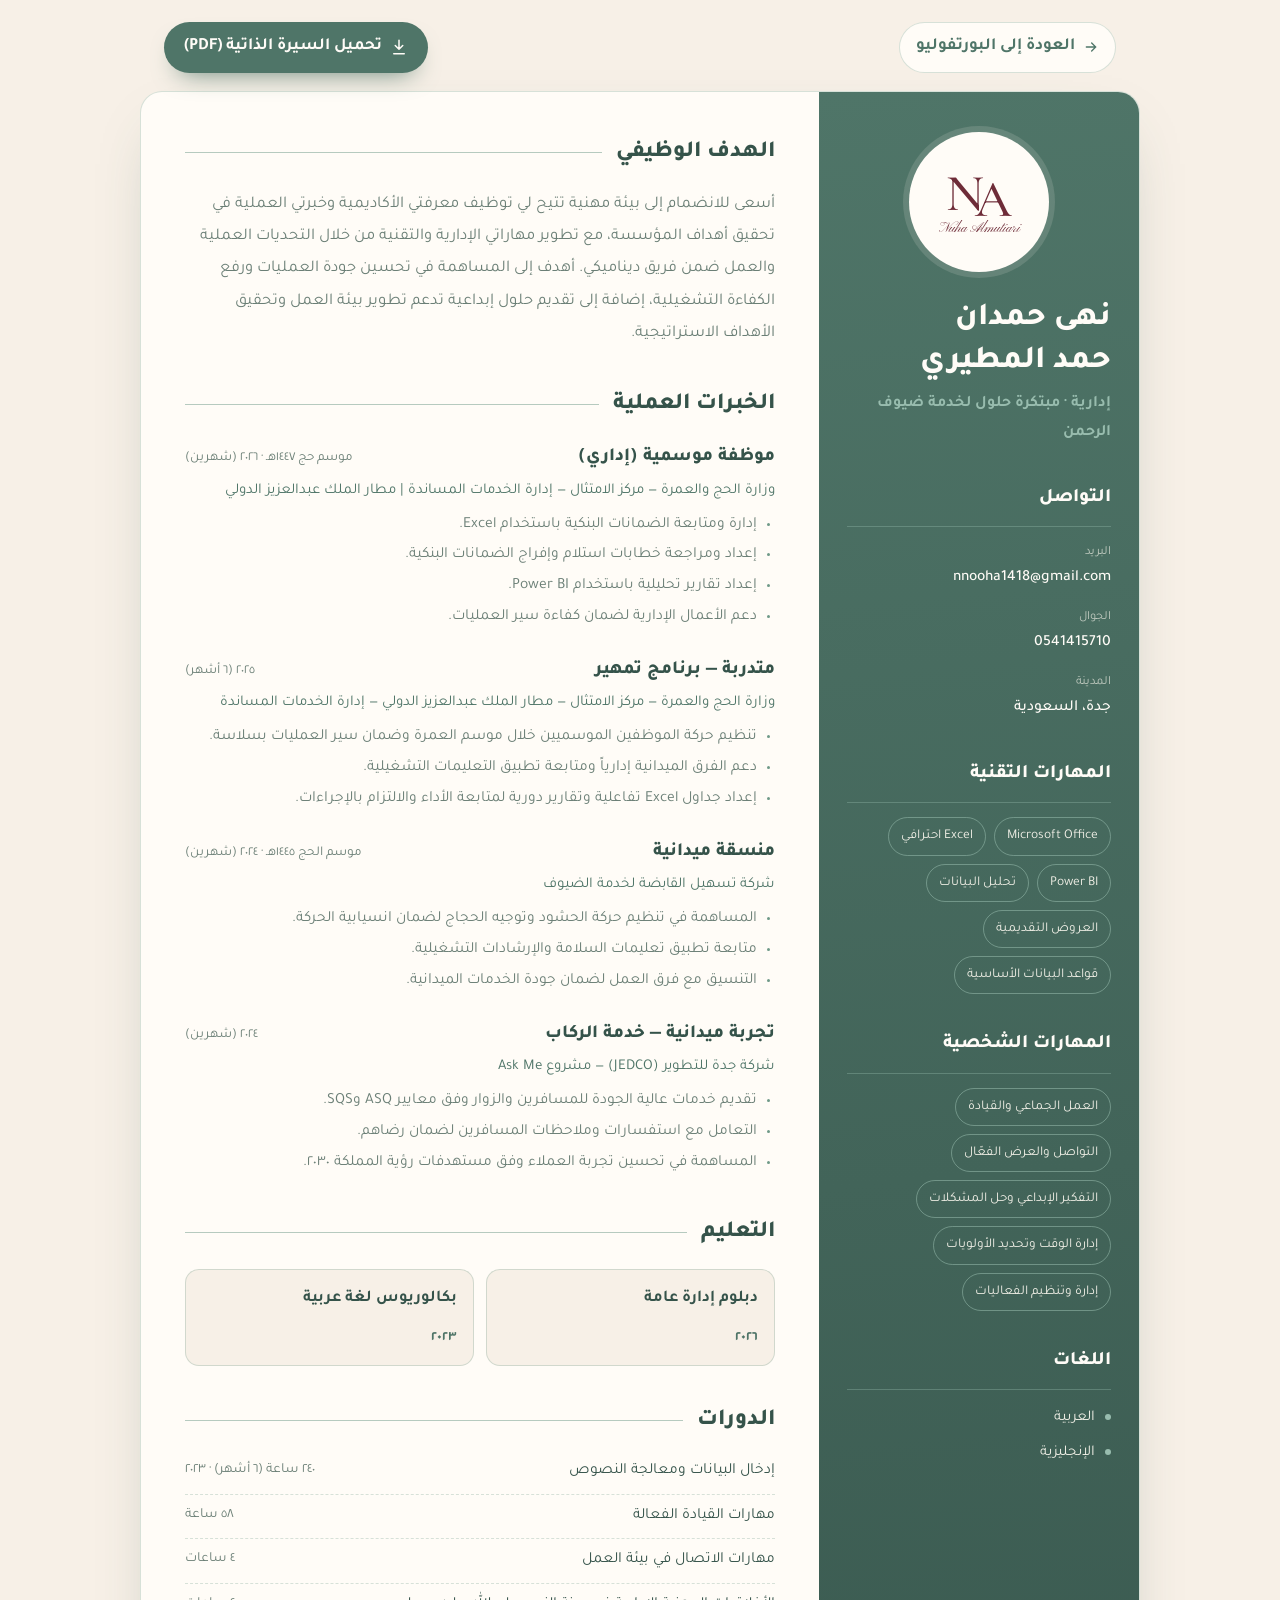
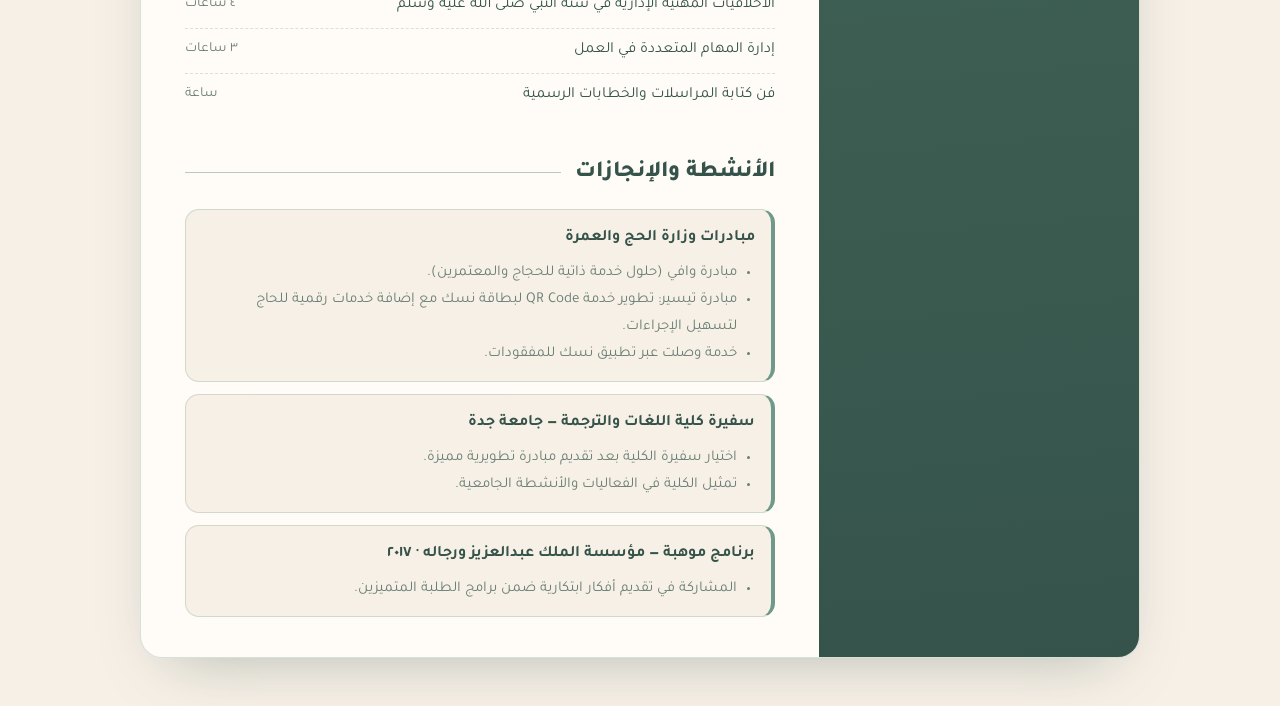
<file: cv/index.html>
<!DOCTYPE html>
<html lang="ar" dir="rtl">
<head>
<meta charset="utf-8">
<meta name="viewport" content="width=device-width, initial-scale=1">
<title>السيرة الذاتية | نهى حمدان المطيري</title>
<meta name="theme-color" content="#35534A">
<link rel="preconnect" href="https://fonts.googleapis.com"><link rel="preconnect" href="https://fonts.gstatic.com" crossorigin>
<link rel="stylesheet" href="https://fonts.googleapis.com/css2?family=Tajawal:wght@400;500;700;800&family=Cormorant+Garamond:wght@500&family=Pinyon+Script&display=swap">
<link rel="stylesheet" href="../css/style.css">
<style>
body{background:var(--bg)}
.cv-top{max-width:1000px;margin:0 auto;padding:22px clamp(14px,3vw,24px) 0;display:flex;justify-content:space-between;align-items:center;gap:12px;flex-wrap:wrap}
.back{display:inline-flex;align-items:center;gap:8px;font-weight:700;color:var(--green-700);padding:9px 16px;border-radius:999px;border:1px solid var(--line);background:var(--card)}
.back:hover{background:var(--sand-light)}
.back svg{width:16px;height:16px}
.dl{display:inline-flex;align-items:center;gap:8px;font-weight:700;padding:10px 20px;border-radius:999px;background:var(--primary);color:var(--on-primary);box-shadow:0 12px 26px -14px var(--green-700);transition:.2s}
.dl:hover{background:var(--green-900);transform:translateY(-2px)}
.dl svg{width:18px;height:18px}
.page{max-width:1000px;margin:18px auto 48px;display:grid;grid-template-columns:320px 1fr;background:var(--card);border-radius:var(--radius);overflow:hidden;box-shadow:var(--shadow);border:1px solid var(--line)}
/* الشريط الجانبي */
.side{background:linear-gradient(175deg,var(--green-700),var(--green-900));color:var(--sand-light);padding:40px 28px}
.side .badge{width:140px;height:140px;margin:0 auto;border-radius:50%;background:var(--ivory-white);display:grid;place-items:center;box-shadow:0 0 0 6px color-mix(in srgb,var(--ivory) 14%,transparent)}
.side .badge .logo .mark{font-size:52px}.side .badge .logo .name{font-size:14px}
.side h1{margin-top:26px;font-size:32px;line-height:1.35;font-weight:800;color:var(--ivory-white)}
.side .role{margin-top:6px;color:var(--green-300);font-weight:700;font-size:16px}
.side h2{margin-top:34px;padding-bottom:10px;border-bottom:1px solid color-mix(in srgb,var(--green-300) 35%,transparent);font-size:19px;font-weight:800;color:var(--ivory-white)}
.info{margin-top:14px;display:grid;gap:12px}
.info small{display:block;font-size:12.5px;color:color-mix(in srgb,var(--sand-light) 70%,transparent)}
.info b{font-weight:500;font-size:15.5px;color:var(--ivory-white);unicode-bidi:plaintext;overflow-wrap:anywhere}
.chips{margin-top:14px;display:flex;flex-wrap:wrap;gap:8px}
.chips span{padding:6px 12px;border-radius:999px;border:1px solid color-mix(in srgb,var(--green-300) 55%,transparent);font-size:13.5px;color:var(--sand-light)}
.side ul{list-style:none;margin:14px 0 0;padding:0;display:grid;gap:8px;font-size:15px}
.side ul li::before{content:"";display:inline-block;width:6px;height:6px;border-radius:50%;background:var(--green-300);margin-inline-end:10px;vertical-align:middle}
/* المحتوى */
.main{padding:40px clamp(22px,4vw,44px)}
.main h2{display:flex;align-items:center;gap:14px;font-size:23px;font-weight:800;margin:34px 0 16px;color:var(--green-900)}
.main h2:first-child{margin-top:0}
.main h2::after{content:"";flex:1;height:1px;background:var(--line-strong);opacity:.5}
.main p.lead{color:var(--text-soft);font-size:16.5px;line-height:1.95}
.job{margin-bottom:22px}
.job-h{display:flex;justify-content:space-between;align-items:baseline;gap:12px;flex-wrap:wrap}
.job h3{font-size:18.5px;font-weight:800}
.job .when{font-size:13.5px;color:var(--text-soft);white-space:nowrap}
.job .org{color:var(--green-700);font-size:15px;margin-top:2px}
.job ul{margin:8px 0 0;padding:0 18px 0 0;display:grid;gap:3px}
.job li{font-size:15.5px;color:var(--text-soft);line-height:1.8}
.job li::marker{color:var(--green-500)}
.two{display:grid;grid-template-columns:1fr 1fr;gap:12px}
.edu{padding:14px 16px;border-radius:var(--radius-sm);background:var(--bg);border:1px solid var(--line)}
.edu b{display:block;font-size:16.5px}.edu span{font-size:14px;color:var(--green-700);font-weight:700}
.list{margin:0;padding:0;list-style:none;display:grid;gap:8px}
.list li{display:flex;justify-content:space-between;gap:12px;font-size:15.5px;padding-bottom:8px;border-bottom:1px dashed var(--line)}
.list li:last-child{border:0}
.list li span{color:var(--text-soft);font-size:14px;white-space:nowrap}
.ach{display:grid;gap:12px}
.ach div{padding:14px 16px;border-radius:var(--radius-sm);border:1px solid var(--line);border-inline-start:4px solid var(--green-500);background:var(--bg)}
.ach b{display:block;font-size:16px}
.ach ul{margin:6px 0 0;padding:0 18px 0 0;font-size:15px;color:var(--text-soft);line-height:1.8}
@media (max-width:820px){.page{grid-template-columns:1fr;margin-top:12px}.side{text-align:center}.side .info,.side ul{justify-items:center}.chips{justify-content:center}.two{grid-template-columns:1fr}}
@page{size:A4;margin:0}
@media print{
  html{background:linear-gradient(to left,color-mix(in srgb,var(--green-700) 45%,var(--green-900)) 66mm,var(--card) 66mm)!important}body{background:transparent!important;-webkit-print-color-adjust:exact;print-color-adjust:exact}
  body{font-size:11pt}
  .cv-top{display:none!important}
  .page{background:transparent!important;display:grid!important;grid-template-columns:66mm 1fr!important;max-width:none;width:210mm;min-height:297mm;margin:0;border:0;border-radius:0;box-shadow:none}
  .side{background:none!important;text-align:right!important;padding:12mm 7mm}
  .side .info,.side ul{justify-items:start!important}.chips{justify-content:flex-start!important}
  .side .badge{width:30mm;height:30mm}.side .badge .logo .mark{font-size:34pt}.side .badge .logo .name{font-size:9pt}
  .side h1{font-size:19pt;margin-top:6mm}.side .role{font-size:10.5pt}
  .side h2{font-size:12pt;margin-top:7mm;padding-bottom:2mm}
  .info{gap:2.5mm}.info b{font-size:10pt}.info small{font-size:8.5pt}
  .chips{gap:1.5mm;margin-top:3mm}.chips span{font-size:9pt;padding:1mm 2.6mm}
  .side ul{font-size:10.5pt}
  .main{padding:12mm 10mm}
  .main h2{font-size:14pt;margin:6mm 0 3mm}
  .main p.lead{font-size:11pt;line-height:1.75}
  .job{margin-bottom:4mm;break-inside:avoid}.job h3{font-size:12pt}.job .org{font-size:10pt}.job .when{font-size:9.5pt}
  .job li{font-size:10.5pt;line-height:1.65}
  .two{grid-template-columns:1fr 1fr!important;gap:3mm}.edu{padding:3mm 4mm}.edu b{font-size:11pt}.edu span{font-size:10pt}
  .list{gap:1.5mm}.list li{font-size:10.5pt;padding-bottom:1.5mm}.list li span{font-size:9.5pt}
  .ach{gap:3mm}.ach div{padding:3mm 4mm;break-inside:avoid}.ach b{font-size:11pt}.ach ul{font-size:10.5pt;line-height:1.65;margin-top:1mm}
  h2{break-after:avoid}
}
</style>
</head>
<body>
<div class="cv-top">
  <a class="back" href="../index.html"><svg viewBox="0 0 24 24" fill="none" stroke="currentColor" stroke-width="2" stroke-linecap="round"><path d="M5 12h14M13 6l6 6-6 6"/></svg>العودة إلى البورتفوليو</a>
  <a class="dl" id="dl" href="Nuha-Almutairi-CV.pdf" download="Nuha-Almutairi-CV.pdf"><svg viewBox="0 0 24 24" fill="none" stroke="currentColor" stroke-width="2" stroke-linecap="round" stroke-linejoin="round"><path d="M12 3v12M7 10l5 5 5-5M5 21h14"/></svg>تحميل السيرة الذاتية (PDF)</a>
</div>
<div class="toast" id="toast" role="status"></div>

<div class="page">
  <!-- الشريط الجانبي -->
  <aside class="side">
    <div class="badge"><span class="logo"><span class="mark"><span>N</span><span>A</span></span><span class="name">Nuha Almutiari</span></span></div>
    <h1>نهى حمدان<br>حمد المطيري</h1>
    <p class="role">إدارية · مبتكرة حلول لخدمة ضيوف الرحمن</p>

    <h2>التواصل</h2>
    <div class="info">
      <div><small>البريد</small><b>nnooha1418@gmail.com</b></div>
      <div><small>الجوال</small><b dir="ltr">0541415710</b></div>
      <div><small>المدينة</small><b>جدة، السعودية</b></div>
    </div>

    <h2>المهارات التقنية</h2>
    <div class="chips"><span>Microsoft Office</span><span>Excel احترافي</span><span>Power BI</span><span>تحليل البيانات</span><span>العروض التقديمية</span><span>قواعد البيانات الأساسية</span></div>

    <h2>المهارات الشخصية</h2>
    <div class="chips"><span>العمل الجماعي والقيادة</span><span>التواصل والعرض الفعّال</span><span>التفكير الإبداعي وحل المشكلات</span><span>إدارة الوقت وتحديد الأولويات</span><span>إدارة وتنظيم الفعاليات</span></div>

    <h2>اللغات</h2>
    <ul><li>العربية</li><li>الإنجليزية</li></ul>
  </aside>

  <!-- المحتوى -->
  <main class="main">
    <h2>الهدف الوظيفي</h2>
    <p class="lead">أسعى للانضمام إلى بيئة مهنية تتيح لي توظيف معرفتي الأكاديمية وخبرتي العملية في تحقيق أهداف المؤسسة، مع تطوير مهاراتي الإدارية والتقنية من خلال التحديات العملية والعمل ضمن فريق ديناميكي. أهدف إلى المساهمة في تحسين جودة العمليات ورفع الكفاءة التشغيلية، إضافة إلى تقديم حلول إبداعية تدعم تطوير بيئة العمل وتحقيق الأهداف الاستراتيجية.</p>

    <h2>الخبرات العملية</h2>
    <div class="job">
      <div class="job-h"><h3>موظفة موسمية (إداري)</h3><span class="when">موسم حج ١٤٤٧هـ · ٢٠٢٦ (شهرين)</span></div>
      <p class="org">وزارة الحج والعمرة — مركز الامتثال — إدارة الخدمات المساندة | مطار الملك عبدالعزيز الدولي</p>
      <ul><li>إدارة ومتابعة الضمانات البنكية باستخدام Excel.</li><li>إعداد ومراجعة خطابات استلام وإفراج الضمانات البنكية.</li><li>إعداد تقارير تحليلية باستخدام Power BI.</li><li>دعم الأعمال الإدارية لضمان كفاءة سير العمليات.</li></ul>
    </div>
    <div class="job">
      <div class="job-h"><h3>متدربة — برنامج تمهير</h3><span class="when">٢٠٢٥ (٦ أشهر)</span></div>
      <p class="org">وزارة الحج والعمرة — مركز الامتثال — مطار الملك عبدالعزيز الدولي — إدارة الخدمات المساندة</p>
      <ul><li>تنظيم حركة الموظفين الموسميين خلال موسم العمرة وضمان سير العمليات بسلاسة.</li><li>دعم الفرق الميدانية إدارياً ومتابعة تطبيق التعليمات التشغيلية.</li><li>إعداد جداول Excel تفاعلية وتقارير دورية لمتابعة الأداء والالتزام بالإجراءات.</li></ul>
    </div>
    <div class="job">
      <div class="job-h"><h3>منسقة ميدانية</h3><span class="when">موسم الحج ١٤٤٥هـ · ٢٠٢٤ (شهرين)</span></div>
      <p class="org">شركة تسهيل القابضة لخدمة الضيوف</p>
      <ul><li>المساهمة في تنظيم حركة الحشود وتوجيه الحجاج لضمان انسيابية الحركة.</li><li>متابعة تطبيق تعليمات السلامة والإرشادات التشغيلية.</li><li>التنسيق مع فرق العمل لضمان جودة الخدمات الميدانية.</li></ul>
    </div>
    <div class="job">
      <div class="job-h"><h3>تجربة ميدانية — خدمة الركاب</h3><span class="when">٢٠٢٤ (شهرين)</span></div>
      <p class="org">شركة جدة للتطوير (JEDCO) — مشروع Ask Me</p>
      <ul><li>تقديم خدمات عالية الجودة للمسافرين والزوار وفق معايير ASQ وSQS.</li><li>التعامل مع استفسارات وملاحظات المسافرين لضمان رضاهم.</li><li>المساهمة في تحسين تجربة العملاء وفق مستهدفات رؤية المملكة ٢٠٣٠.</li></ul>
    </div>

    <h2>التعليم</h2>
    <div class="two">
      <div class="edu"><b>دبلوم إدارة عامة</b><span>٢٠٢٦</span></div>
      <div class="edu"><b>بكالوريوس لغة عربية</b><span>٢٠٢٣</span></div>
    </div>

    <h2>الدورات</h2>
    <ul class="list">
      <li>إدخال البيانات ومعالجة النصوص<span>٢٤٠ ساعة (٦ أشهر) · ٢٠٢٣</span></li>
      <li>مهارات القيادة الفعالة<span>٥٨ ساعة</span></li>
      <li>مهارات الاتصال في بيئة العمل<span>٤ ساعات</span></li>
      <li>الأخلاقيات المهنية الإدارية في سنة النبي صلى الله عليه وسلم<span>٤ ساعات</span></li>
      <li>إدارة المهام المتعددة في العمل<span>٣ ساعات</span></li>
      <li>فن كتابة المراسلات والخطابات الرسمية<span>ساعة</span></li>
    </ul>

    <h2>الأنشطة والإنجازات</h2>
    <div class="ach">
      <div><b>مبادرات وزارة الحج والعمرة</b>
        <ul><li>مبادرة وافي (حلول خدمة ذاتية للحجاج والمعتمرين).</li><li>مبادرة تيسير: تطوير خدمة QR Code لبطاقة نسك مع إضافة خدمات رقمية للحاج لتسهيل الإجراءات.</li><li>خدمة وصلت عبر تطبيق نسك للمفقودات.</li></ul></div>
      <div><b>سفيرة كلية اللغات والترجمة — جامعة جدة</b>
        <ul><li>اختيار سفيرة الكلية بعد تقديم مبادرة تطويرية مميزة.</li><li>تمثيل الكلية في الفعاليات والأنشطة الجامعية.</li></ul></div>
      <div><b>برنامج موهبة — مؤسسة الملك عبدالعزيز ورجاله · ٢٠١٧</b>
        <ul><li>المشاركة في تقديم أفكار ابتكارية ضمن برامج الطلبة المتميزين.</li></ul></div>
    </div>
  </main>
</div>
<script>
(function(){
  var a=document.getElementById('dl'),toast=document.getElementById('toast'),dl=null;
  function say(t){toast.textContent=t;toast.classList.add('show');setTimeout(function(){toast.classList.remove('show')},2600)}
  // داخل Claude: التحميل يمر عبر نافذة تأكيد. على أي استضافة أخرى يعمل الرابط مباشرة.
  if(window.claude&&window.claude.use){window.claude.use('downloads').then(function(d){dl=d}).catch(function(){})}
  a.addEventListener('click',function(e){
    if(!dl)return;
    e.preventDefault();
    fetch(a.getAttribute('href')).then(function(r){return r.blob()}).then(function(b){
      return dl.save({filename:'Nuha-Almutairi-CV.pdf',data:b});
    }).then(function(){say('تم تحميل السيرة الذاتية ✓')}).catch(function(err){
      if(err&&err.code==='declined')return;
      say('تعذّر التحميل هنا، جرّبي مرة أخرى');
    });
  });
})();
</script>
</body>
</html>
</file>
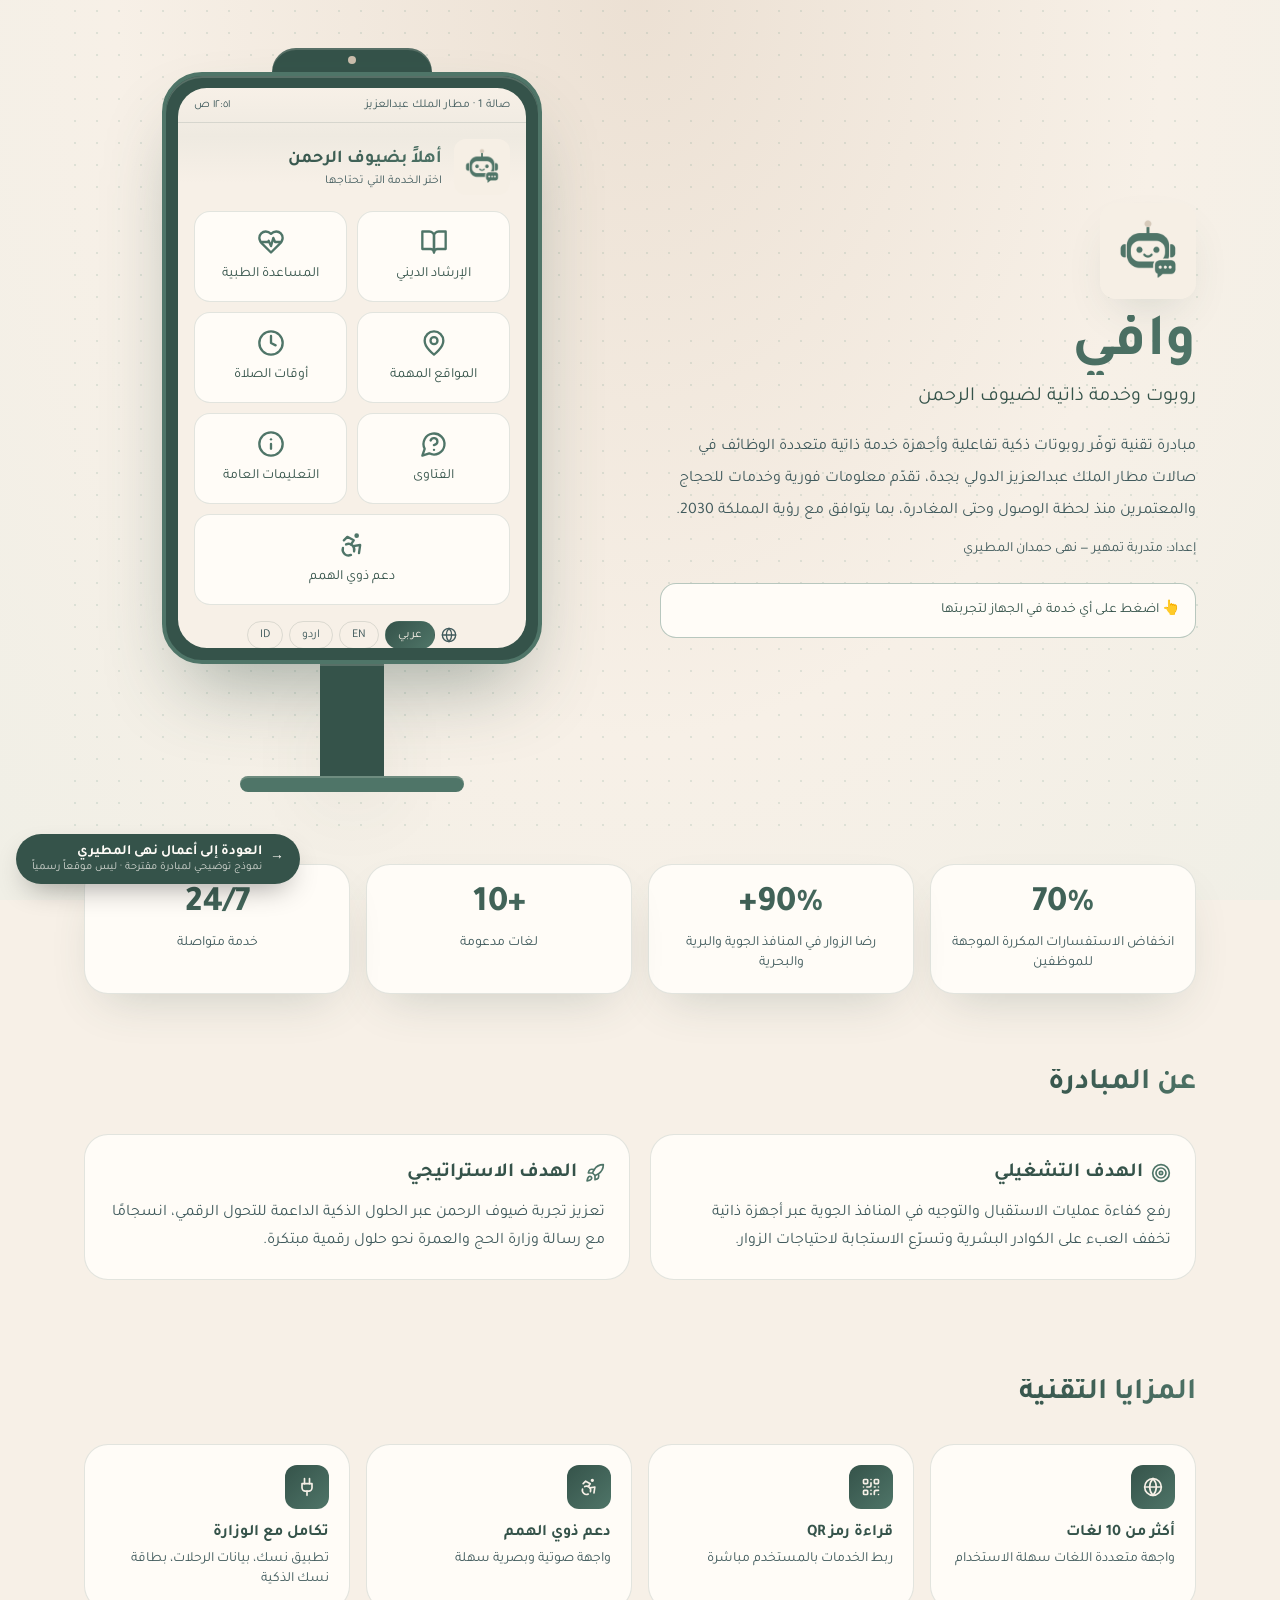
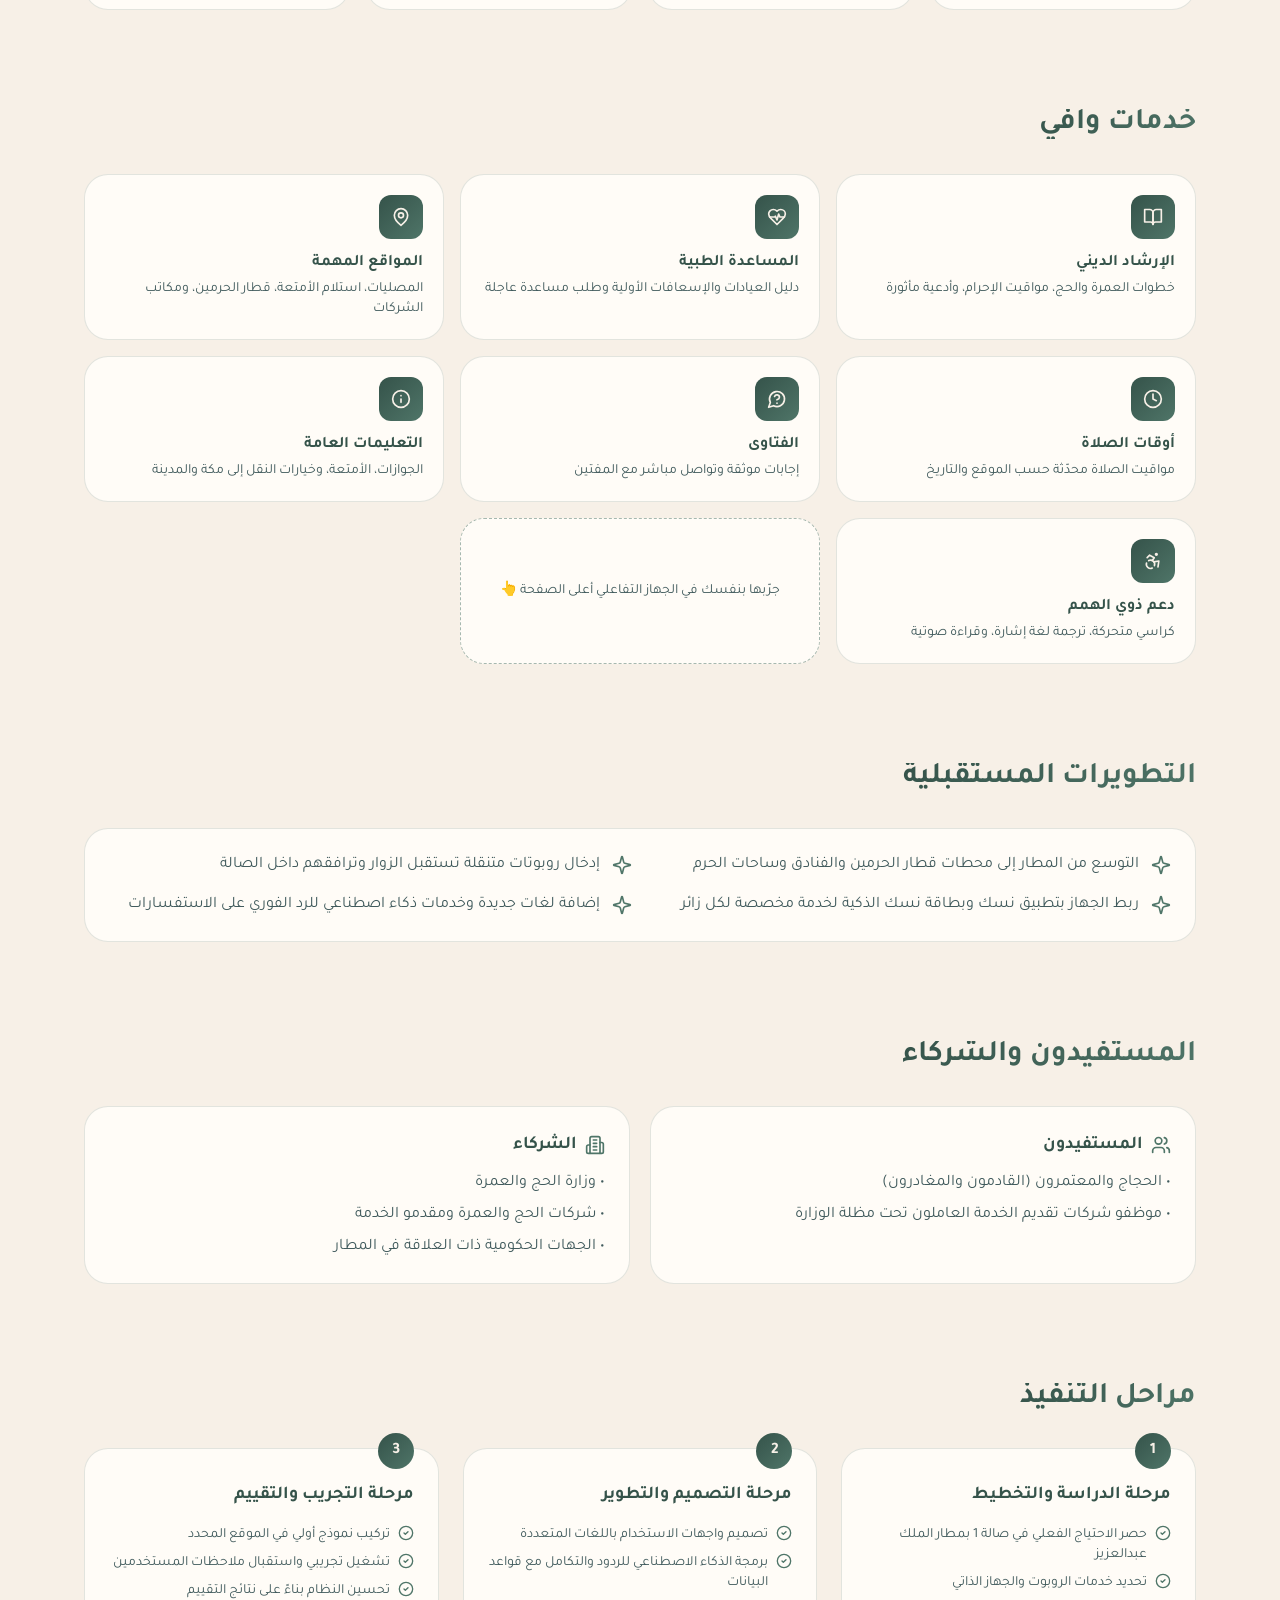
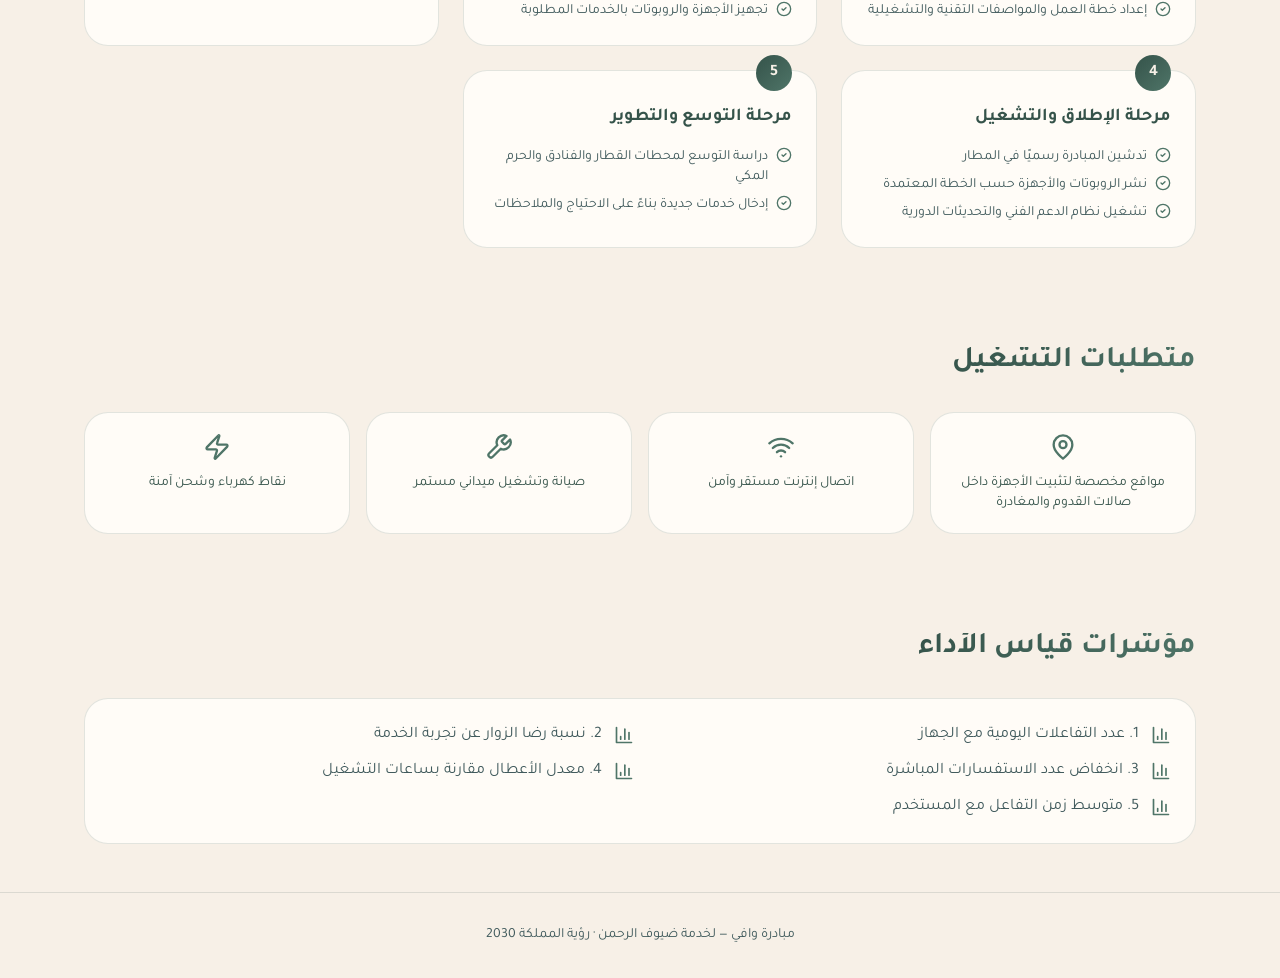
<file: wafi/index.html>
<!DOCTYPE html>
<html lang="ar" dir="rtl">
<head>
<meta charset="utf-8">
<meta name="viewport" content="width=device-width, initial-scale=1">
<title>وافي | روبوت وخدمة ذاتية لضيوف الرحمن</title>
<meta name="description" content="مبادرة وافي: أجهزة خدمة ذاتية وروبوتات ذكية في مطار الملك عبدالعزيز لخدمة الحجاج والمعتمرين بأكثر من 10 لغات.">
<meta property="og:title" content="وافي — روبوت وخدمة ذاتية">
<meta property="og:description" content="جرّب جهاز وافي التفاعلي: إرشاد ديني، مساعدة طبية، أوقات الصلاة، فتاوى ودعم ذوي الهمم.">
<link rel="preconnect" href="https://fonts.googleapis.com"><link rel="preconnect" href="https://fonts.gstatic.com" crossorigin>
<link href="https://fonts.googleapis.com/css2?family=Tajawal:wght@400;500;700;800&display=swap" rel="stylesheet">
<style>
:root{
  --background:oklch(0.9581 0.0142 74.42);--foreground:oklch(0.4156 0.0389 173.53);
  --card:oklch(0.992 0.0073 80.72);--primary:oklch(0.5298 0.0478 171.06);
  --primary-foreground:oklch(0.9581 0.0142 74.42);--muted-foreground:oklch(0.4475 0.0313 202.06);
  --accent:oklch(0.8076 0.0276 74.71);--border:oklch(0.4156 0.0389 173.53 / 14%);
  --screen:oklch(0.9581 0.0142 74.42);--device:oklch(0.4156 0.0389 173.53);--device-edge:oklch(0.5298 0.0478 171.06);
  --gradient-gold:linear-gradient(135deg,var(--device),var(--primary));
  --gradient-night:radial-gradient(ellipse at top,oklch(0.8895 0.0255 69.41 / 65%),var(--background) 58%,oklch(0.9504 0.012 101.49));
  --shadow-gold:0 20px 50px -20px oklch(0.4156 0.0389 173.53 / 24%);
  --shadow-device:0 40px 80px -25px oklch(0.4156 0.0389 173.53 / 45%),inset 0 2px 0 oklch(0.9581 0.0142 74.42 / 18%);
}
*,*::before,*::after{box-sizing:border-box;margin:0;padding:0;border:0 solid var(--border)}
html{-webkit-text-size-adjust:100%;line-height:1.5}
body{font-family:"Tajawal",sans-serif;color:var(--foreground);background-color:var(--background);background-image:var(--gradient-night);background-attachment:fixed;min-height:100vh}
img,svg{display:block;max-width:100%}
button{font:inherit;color:inherit;background:transparent;cursor:pointer}
ul{list-style:none}
h1,h2,h3,p{font-size:inherit;font-weight:inherit}

/* تخطيط */
.wrap{max-width:72rem;margin-inline:auto;padding-inline:1.25rem}
.py-12{padding-block:3rem}.py-6{padding-block:1.5rem}
.grid{display:grid}.g4{gap:1rem}.g5{gap:1.25rem}.g6{gap:1.5rem}.g10{gap:2.5rem}
.c2{grid-template-columns:repeat(2,minmax(0,1fr))}
@media(min-width:640px){.sm-c2{grid-template-columns:repeat(2,minmax(0,1fr))}}
@media(min-width:768px){.md-c2{grid-template-columns:repeat(2,minmax(0,1fr))}.md-c3{grid-template-columns:repeat(3,minmax(0,1fr))}.md-c4{grid-template-columns:repeat(4,minmax(0,1fr))}}
@media(min-width:1024px){.lg-c3{grid-template-columns:repeat(3,minmax(0,1fr))}}
.items-center{align-items:center}
.rel{position:relative}.center{text-align:center}.flexc{display:flex;align-items:center;justify-content:center}
.mt-05{margin-top:.125rem}.mt-1{margin-top:.25rem}.mt-2{margin-top:.5rem}.mt-3{margin-top:.75rem}.mt-4{margin-top:1rem}.mt-5{margin-top:1.25rem}.mt-6{margin-top:1.5rem}
.p-3{padding:.75rem}.p-4{padding:1rem}.p-5{padding:1.25rem}.p-6{padding:1.5rem}.pt-8{padding-top:2rem}
.mx-auto{margin-inline:auto}
.stack>*+*{margin-top:.5rem}
/* نصوص */
.small{font-size:.875rem;line-height:1.25rem}.xs{font-size:.75rem;line-height:1rem}.lg{font-size:1.125rem;line-height:1.75rem}.xl{font-size:1.25rem;line-height:1.75rem}
.bold{font-weight:700}.semi{font-weight:600}
.muted{color:var(--muted-foreground)}.prim{color:var(--primary)}.on-gold{color:var(--primary-foreground)}
.text-gold{background-image:var(--gradient-gold);-webkit-background-clip:text;background-clip:text;color:transparent}
.bg-gold{background-image:var(--gradient-gold)}
.shadow-gold{box-shadow:var(--shadow-gold)}
.sec-title{margin-bottom:2rem;font-size:1.875rem;line-height:2.25rem;font-weight:700}
.kpi{font-size:2.25rem;line-height:2.5rem;font-weight:800}
.pattern{background-image:radial-gradient(oklch(0.6471 0.0526 167.77 / 18%) 1px,transparent 1px);background-size:22px 22px}
/* عناصر */
.card{border-radius:1.5rem;border-width:1px;background:var(--card)}
.dashed{border-style:dashed;border-color:color-mix(in oklab,var(--primary) 50%,transparent)}
.ibox{display:inline-flex;align-items:center;justify-content:center;width:2.75rem;height:2.75rem;border-radius:.75rem;background-image:var(--gradient-gold)}
.ic4{width:1rem;height:1rem;flex-shrink:0}.ic5{width:1.25rem;height:1.25rem;flex-shrink:0}.ic7{width:1.75rem;height:1.75rem}.ic8{width:2rem;height:2rem}
.li{display:flex;align-items:flex-start;gap:.75rem}
.li2{display:flex;gap:.5rem}.center-y{align-items:center;gap:.75rem}
.phase-no{position:absolute;top:-1rem;right:1.5rem;display:flex;align-items:center;justify-content:center;width:2.25rem;height:2.25rem;border-radius:9999px;font-weight:700;color:var(--primary-foreground);background-image:var(--gradient-gold)}
.hero-logo{width:6rem;height:6rem;border-radius:1rem;background:var(--card);box-shadow:var(--shadow-gold)}
.hero-title{margin-top:1rem;font-size:3.75rem;line-height:1;font-weight:700}
.hint{margin-top:1.5rem;border-radius:1rem;border:1px solid color-mix(in oklab,var(--primary) 40%,transparent);background:var(--card);padding:1rem;font-size:.875rem}
footer{border-top-width:1px;padding-block:2rem;text-align:center;font-size:.875rem;color:var(--muted-foreground)}

/* الجهاز التفاعلي */
.kiosk{margin-inline:auto;display:flex;flex-direction:column;align-items:center;width:100%;max-width:380px}
.k-head{display:flex;align-items:center;justify-content:center;width:10rem;height:1.5rem;border-radius:1.5rem 1.5rem 0 0;background:var(--device);box-shadow:var(--shadow-device)}
.k-cam{width:.5rem;height:.5rem;border-radius:9999px;background:var(--accent);animation:pulse 2s cubic-bezier(.4,0,.6,1) infinite}
.k-body{width:100%;border-radius:2.5rem;border:4px solid var(--device-edge);background:var(--device);padding:.75rem;box-shadow:var(--shadow-device)}
.k-screen{position:relative;height:560px;overflow:hidden;border-radius:1.8rem;background:var(--screen)}
.k-scan{pointer-events:none;position:absolute;inset-inline:0;height:6rem;background-image:linear-gradient(to bottom,transparent,color-mix(in oklab,var(--primary) 5%,transparent),transparent);animation:scan 4s linear infinite}
.k-bar{display:flex;align-items:center;justify-content:space-between;border-bottom-width:1px;padding:.5rem 1rem;font-size:.75rem;color:var(--muted-foreground)}
.k-content{height:calc(100% - 33px);overflow-y:auto;padding:1rem}
.k-welcome{display:flex;align-items:center;gap:.75rem}
.k-welcome img{width:3.5rem;height:3.5rem;border-radius:.75rem}
.k-welcome .t{font-size:1.125rem;font-weight:700}
.k-grid{margin-top:1rem;display:grid;grid-template-columns:repeat(2,1fr);gap:.625rem}
.k-btn{display:flex;flex-direction:column;align-items:center;gap:.5rem;border-radius:1rem;border-width:1px;background:var(--card);padding:1rem;font-size:.875rem;transition:all .15s;animation:rise .6s cubic-bezier(.2,.7,.2,1) both}
.k-btn:hover{border-color:var(--primary);box-shadow:var(--shadow-gold)}
.k-btn:active{transform:scale(.95)}
.k-btn.wide{grid-column:span 2}
.k-langs{margin-top:1rem;display:flex;align-items:center;justify-content:center;gap:.375rem}
.k-lang{border-radius:9999px;padding:.25rem .75rem;font-size:.75rem;border-width:1px;color:var(--muted-foreground)}
.k-lang.on{border-color:transparent;background-image:var(--gradient-gold);color:var(--primary-foreground)}
.k-back{margin-bottom:.75rem;display:inline-flex;align-items:center;gap:.25rem;font-size:.875rem;color:var(--primary)}
.k-title{margin-bottom:1rem;display:flex;align-items:center;gap:.75rem}
.k-title h3{font-size:1.25rem;font-weight:700}
.row{border-radius:.75rem;border-width:1px;background:color-mix(in oklab,var(--card) 60%,transparent);padding:.75rem}
.row .a{font-weight:600}.row .b{margin-top:.25rem;font-size:.75rem;color:var(--muted-foreground)}
.k-pray{display:grid;grid-template-columns:repeat(2,1fr);gap:.5rem}
.k-pray .row{text-align:center}
.k-pray .v{font-size:1.25rem;font-weight:700}
.k-cta{display:flex;width:100%;align-items:center;justify-content:center;gap:.5rem;border-radius:.75rem;padding:.75rem;font-weight:700;color:var(--primary-foreground);background-image:var(--gradient-gold)}
.k-line{width:100%;border-radius:.75rem;border:1px solid var(--primary);padding:.75rem;color:var(--primary)}
.k-stand{width:4rem;height:7rem;background:var(--device);box-shadow:var(--shadow-device)}
.k-base{width:14rem;height:1rem;border-radius:9999px;background:var(--device-edge);box-shadow:var(--shadow-device)}
.rise{animation:rise .6s cubic-bezier(.2,.7,.2,1) both}
@keyframes rise{from{opacity:0;transform:translateY(16px)}to{opacity:1;transform:none}}
@keyframes scan{0%{transform:translateY(-100%)}100%{transform:translateY(400%)}}
@keyframes pulse{50%{opacity:.5}}
@media(prefers-reduced-motion:reduce){*{animation:none!important;transition:none!important}}
</style>
</head>
<body>
<a href="../index.html#work" style="position:fixed;z-index:9999;bottom:16px;left:16px;display:inline-flex;align-items:center;gap:8px;padding:10px 16px;border-radius:999px;background:#35534A;color:#FFFCF7;font:700 14px/1.2 Tajawal,'IBM Plex Sans Arabic',sans-serif;text-decoration:none;box-shadow:0 12px 30px -12px rgba(0,0,0,.45)"><span aria-hidden="true">→</span><span>العودة إلى أعمال نهى المطيري<small style="display:block;font-weight:400;font-size:11px;opacity:.8">نموذج توضيحي لمبادرة مقترحة · ليس موقعاً رسمياً</small></span></a>

<main>
  <section class="pattern wrap py-12 grid g10 items-center md-c2">
    <div class="rise">
      <img src="[data-uri]" alt="شعار وافي" width="1024" height="1024" class="hero-logo">
      <h1 class="hero-title text-gold">وافي</h1>
      <p class="mt-2 xl">روبوت وخدمة ذاتية لضيوف الرحمن</p>
      <p class="mt-5 muted" style="line-height:2rem">مبادرة تقنية توفّر روبوتات ذكية تفاعلية وأجهزة خدمة ذاتية متعددة الوظائف في صالات مطار الملك عبدالعزيز الدولي بجدة، تقدّم معلومات فورية وخدمات للحجاج والمعتمرين منذ لحظة الوصول وحتى المغادرة، بما يتوافق مع رؤية المملكة 2030.</p>
      <p class="mt-3 small muted">إعداد: متدربة تمهير — نهى حمدان المطيري</p>
      <p class="hint">👆 اضغط على أي خدمة في الجهاز لتجربتها</p>
    </div>
    <div class="kiosk">
      <div class="k-head"><span class="k-cam"></span></div>
      <div class="k-body"><div class="k-screen"><div class="k-scan"></div>
        <div class="k-bar"><span>صالة 1 · مطار الملك عبدالعزيز</span><span id="kTime"></span></div>
        <div class="k-content" id="kContent"></div>
      </div></div>
      <div class="k-stand"></div><div class="k-base"></div>
    </div>
  </section>

  <section class="wrap py-6"><div class="grid g4 c2 md-c4"><div class="card p-5 center shadow-gold"><p class="text-gold kpi" dir="ltr">70%</p><p class="muted small mt-2">انخفاض الاستفسارات المكررة الموجهة للموظفين</p></div><div class="card p-5 center shadow-gold"><p class="text-gold kpi" dir="ltr">+90%</p><p class="muted small mt-2">رضا الزوار في المنافذ الجوية والبرية والبحرية</p></div><div class="card p-5 center shadow-gold"><p class="text-gold kpi" dir="ltr">10+</p><p class="muted small mt-2">لغات مدعومة</p></div><div class="card p-5 center shadow-gold"><p class="text-gold kpi" dir="ltr">24/7</p><p class="muted small mt-2">خدمة متواصلة</p></div></div></section>

  <section class="wrap py-12"><h2 class="sec-title"><span class="text-gold">عن المبادرة</span></h2><div class="grid g5 md-c2"><div class="card p-6"><h3 class="li xl bold" style="align-items:center;gap:.5rem"><svg class="ic5 prim" xmlns="http://www.w3.org/2000/svg" viewBox="0 0 24 24" fill="none" stroke="currentColor" stroke-width="2" stroke-linecap="round" stroke-linejoin="round" aria-hidden="true"><circle cx="12" cy="12" r="10"/><circle cx="12" cy="12" r="6"/><circle cx="12" cy="12" r="2"/></svg> الهدف التشغيلي</h3><p class="mt-3 muted" style="line-height:1.75rem">رفع كفاءة عمليات الاستقبال والتوجيه في المنافذ الجوية عبر أجهزة ذاتية تخفف العبء على الكوادر البشرية وتسرّع الاستجابة لاحتياجات الزوار.</p></div><div class="card p-6"><h3 class="li xl bold" style="align-items:center;gap:.5rem"><svg class="ic5 prim" xmlns="http://www.w3.org/2000/svg" viewBox="0 0 24 24" fill="none" stroke="currentColor" stroke-width="2" stroke-linecap="round" stroke-linejoin="round" aria-hidden="true"><path d="M4.5 16.5c-1.5 1.26-2 5-2 5s3.74-.5 5-2c.71-.84.7-2.13-.09-2.91a2.18 2.18 0 0 0-2.91-.09z"/><path d="m12 15-3-3a22 22 0 0 1 2-3.95A12.88 12.88 0 0 1 22 2c0 2.72-.78 7.5-6 11a22.35 22.35 0 0 1-4 2z"/><path d="M9 12H4s.55-3.03 2-4c1.62-1.08 5 0 5 0"/><path d="M12 15v5s3.03-.55 4-2c1.08-1.62 0-5 0-5"/></svg> الهدف الاستراتيجي</h3><p class="mt-3 muted" style="line-height:1.75rem">تعزيز تجربة ضيوف الرحمن عبر الحلول الذكية الداعمة للتحول الرقمي، انسجامًا مع رسالة وزارة الحج والعمرة نحو حلول رقمية مبتكرة.</p></div></div></section>
  <section class="wrap py-12"><h2 class="sec-title"><span class="text-gold">المزايا التقنية</span></h2><div class="grid g4 c2 md-c4"><div class="card p-5"><span class="ibox"><svg class="ic5 on-gold" xmlns="http://www.w3.org/2000/svg" viewBox="0 0 24 24" fill="none" stroke="currentColor" stroke-width="2" stroke-linecap="round" stroke-linejoin="round" aria-hidden="true"><circle cx="12" cy="12" r="10"/><path d="M12 2a14.5 14.5 0 0 0 0 20 14.5 14.5 0 0 0 0-20"/><path d="M2 12h20"/></svg></span><h3 class="mt-3 bold">أكثر من 10 لغات</h3><p class="muted small mt-1">واجهة متعددة اللغات سهلة الاستخدام</p></div><div class="card p-5"><span class="ibox"><svg class="ic5 on-gold" xmlns="http://www.w3.org/2000/svg" viewBox="0 0 24 24" fill="none" stroke="currentColor" stroke-width="2" stroke-linecap="round" stroke-linejoin="round" aria-hidden="true"><rect width="5" height="5" x="3" y="3" rx="1"/><rect width="5" height="5" x="16" y="3" rx="1"/><rect width="5" height="5" x="3" y="16" rx="1"/><path d="M21 16h-3a2 2 0 0 0-2 2v3"/><path d="M21 21v.01"/><path d="M12 7v3a2 2 0 0 1-2 2H7"/><path d="M3 12h.01"/><path d="M12 3h.01"/><path d="M12 16v.01"/><path d="M16 12h1"/><path d="M21 12v.01"/><path d="M12 21v-1"/></svg></span><h3 class="mt-3 bold">قراءة رمز QR</h3><p class="muted small mt-1">ربط الخدمات بالمستخدم مباشرة</p></div><div class="card p-5"><span class="ibox"><svg class="ic5 on-gold" xmlns="http://www.w3.org/2000/svg" viewBox="0 0 24 24" fill="none" stroke="currentColor" stroke-width="2" stroke-linecap="round" stroke-linejoin="round" aria-hidden="true"><circle cx="16" cy="4" r="1"/><path d="m18 19 1-7-6 1"/><path d="m5 8 3-3 5.5 3-2.36 3.5"/><path d="M4.24 14.5a5 5 0 0 0 6.88 6"/><path d="M13.76 17.5a5 5 0 0 0-6.88-6"/></svg></span><h3 class="mt-3 bold">دعم ذوي الهمم</h3><p class="muted small mt-1">واجهة صوتية وبصرية سهلة</p></div><div class="card p-5"><span class="ibox"><svg class="ic5 on-gold" xmlns="http://www.w3.org/2000/svg" viewBox="0 0 24 24" fill="none" stroke="currentColor" stroke-width="2" stroke-linecap="round" stroke-linejoin="round" aria-hidden="true"><path d="M12 22v-5"/><path d="M9 8V2"/><path d="M15 8V2"/><path d="M18 8v5a4 4 0 0 1-4 4h-4a4 4 0 0 1-4-4V8Z"/></svg></span><h3 class="mt-3 bold">تكامل مع الوزارة</h3><p class="muted small mt-1">تطبيق نسك، بيانات الرحلات، بطاقة نسك الذكية</p></div></div></section>
  <section class="wrap py-12"><h2 class="sec-title"><span class="text-gold">خدمات وافي</span></h2><div class="grid g4 sm-c2 lg-c3"><div class="card p-5"><span class="ibox"><svg class="ic5 on-gold" xmlns="http://www.w3.org/2000/svg" viewBox="0 0 24 24" fill="none" stroke="currentColor" stroke-width="2" stroke-linecap="round" stroke-linejoin="round" aria-hidden="true"><path d="M2 3h6a4 4 0 0 1 4 4v14a3 3 0 0 0-3-3H2z"/><path d="M22 3h-6a4 4 0 0 0-4 4v14a3 3 0 0 1 3-3h7z"/></svg></span><h3 class="mt-3 bold">الإرشاد الديني</h3><p class="muted small mt-1">خطوات العمرة والحج، مواقيت الإحرام، وأدعية مأثورة</p></div><div class="card p-5"><span class="ibox"><svg class="ic5 on-gold" xmlns="http://www.w3.org/2000/svg" viewBox="0 0 24 24" fill="none" stroke="currentColor" stroke-width="2" stroke-linecap="round" stroke-linejoin="round" aria-hidden="true"><path d="M19 14c1.49-1.46 3-3.21 3-5.5A5.5 5.5 0 0 0 16.5 3c-1.76 0-3 .5-4.5 2-1.5-1.5-2.74-2-4.5-2A5.5 5.5 0 0 0 2 8.5c0 2.3 1.5 4.05 3 5.5l7 7Z"/><path d="M3.22 12H9.5l.5-1 2 4.5 2-7 1.5 3.5h5.27"/></svg></span><h3 class="mt-3 bold">المساعدة الطبية</h3><p class="muted small mt-1">دليل العيادات والإسعافات الأولية وطلب مساعدة عاجلة</p></div><div class="card p-5"><span class="ibox"><svg class="ic5 on-gold" xmlns="http://www.w3.org/2000/svg" viewBox="0 0 24 24" fill="none" stroke="currentColor" stroke-width="2" stroke-linecap="round" stroke-linejoin="round" aria-hidden="true"><path d="M20 10c0 6-8 12-8 12s-8-6-8-12a8 8 0 0 1 16 0Z"/><circle cx="12" cy="10" r="3"/></svg></span><h3 class="mt-3 bold">المواقع المهمة</h3><p class="muted small mt-1">المصليات، استلام الأمتعة، قطار الحرمين، ومكاتب الشركات</p></div><div class="card p-5"><span class="ibox"><svg class="ic5 on-gold" xmlns="http://www.w3.org/2000/svg" viewBox="0 0 24 24" fill="none" stroke="currentColor" stroke-width="2" stroke-linecap="round" stroke-linejoin="round" aria-hidden="true"><circle cx="12" cy="12" r="10"/><polyline points="12 6 12 12 16 14"/></svg></span><h3 class="mt-3 bold">أوقات الصلاة</h3><p class="muted small mt-1">مواقيت الصلاة محدّثة حسب الموقع والتاريخ</p></div><div class="card p-5"><span class="ibox"><svg class="ic5 on-gold" xmlns="http://www.w3.org/2000/svg" viewBox="0 0 24 24" fill="none" stroke="currentColor" stroke-width="2" stroke-linecap="round" stroke-linejoin="round" aria-hidden="true"><path d="M7.9 20A9 9 0 1 0 4 16.1L2 22Z"/><path d="M9.09 9a3 3 0 0 1 5.83 1c0 2-3 3-3 3"/><path d="M12 17h.01"/></svg></span><h3 class="mt-3 bold">الفتاوى</h3><p class="muted small mt-1">إجابات موثقة وتواصل مباشر مع المفتين</p></div><div class="card p-5"><span class="ibox"><svg class="ic5 on-gold" xmlns="http://www.w3.org/2000/svg" viewBox="0 0 24 24" fill="none" stroke="currentColor" stroke-width="2" stroke-linecap="round" stroke-linejoin="round" aria-hidden="true"><circle cx="12" cy="12" r="10"/><path d="M12 16v-4"/><path d="M12 8h.01"/></svg></span><h3 class="mt-3 bold">التعليمات العامة</h3><p class="muted small mt-1">الجوازات، الأمتعة، وخيارات النقل إلى مكة والمدينة</p></div><div class="card p-5"><span class="ibox"><svg class="ic5 on-gold" xmlns="http://www.w3.org/2000/svg" viewBox="0 0 24 24" fill="none" stroke="currentColor" stroke-width="2" stroke-linecap="round" stroke-linejoin="round" aria-hidden="true"><circle cx="16" cy="4" r="1"/><path d="m18 19 1-7-6 1"/><path d="m5 8 3-3 5.5 3-2.36 3.5"/><path d="M4.24 14.5a5 5 0 0 0 6.88 6"/><path d="M13.76 17.5a5 5 0 0 0-6.88-6"/></svg></span><h3 class="mt-3 bold">دعم ذوي الهمم</h3><p class="muted small mt-1">كراسي متحركة، ترجمة لغة إشارة، وقراءة صوتية</p></div><div class="card p-5 dashed center flexc muted small">جرّبها بنفسك في الجهاز التفاعلي أعلى الصفحة 👆</div></div></section>
  <section class="wrap py-12"><h2 class="sec-title"><span class="text-gold">التطويرات المستقبلية</span></h2><div class="card p-6"><ul class="grid g4 md-c2"><li class="li"><svg class="ic5 prim mt-05" xmlns="http://www.w3.org/2000/svg" viewBox="0 0 24 24" fill="none" stroke="currentColor" stroke-width="2" stroke-linecap="round" stroke-linejoin="round" aria-hidden="true"><path d="M9.937 15.5A2 2 0 0 0 8.5 14.063l-6.135-1.582a.5.5 0 0 1 0-.962L8.5 9.936A2 2 0 0 0 9.937 8.5l1.582-6.135a.5.5 0 0 1 .963 0L14.063 8.5A2 2 0 0 0 15.5 9.937l6.135 1.581a.5.5 0 0 1 0 .964L15.5 14.063a2 2 0 0 0-1.437 1.437l-1.582 6.135a.5.5 0 0 1-.963 0z"/></svg><span class="muted">التوسع من المطار إلى محطات قطار الحرمين والفنادق وساحات الحرم</span></li><li class="li"><svg class="ic5 prim mt-05" xmlns="http://www.w3.org/2000/svg" viewBox="0 0 24 24" fill="none" stroke="currentColor" stroke-width="2" stroke-linecap="round" stroke-linejoin="round" aria-hidden="true"><path d="M9.937 15.5A2 2 0 0 0 8.5 14.063l-6.135-1.582a.5.5 0 0 1 0-.962L8.5 9.936A2 2 0 0 0 9.937 8.5l1.582-6.135a.5.5 0 0 1 .963 0L14.063 8.5A2 2 0 0 0 15.5 9.937l6.135 1.581a.5.5 0 0 1 0 .964L15.5 14.063a2 2 0 0 0-1.437 1.437l-1.582 6.135a.5.5 0 0 1-.963 0z"/></svg><span class="muted">إدخال روبوتات متنقلة تستقبل الزوار وترافقهم داخل الصالة</span></li><li class="li"><svg class="ic5 prim mt-05" xmlns="http://www.w3.org/2000/svg" viewBox="0 0 24 24" fill="none" stroke="currentColor" stroke-width="2" stroke-linecap="round" stroke-linejoin="round" aria-hidden="true"><path d="M9.937 15.5A2 2 0 0 0 8.5 14.063l-6.135-1.582a.5.5 0 0 1 0-.962L8.5 9.936A2 2 0 0 0 9.937 8.5l1.582-6.135a.5.5 0 0 1 .963 0L14.063 8.5A2 2 0 0 0 15.5 9.937l6.135 1.581a.5.5 0 0 1 0 .964L15.5 14.063a2 2 0 0 0-1.437 1.437l-1.582 6.135a.5.5 0 0 1-.963 0z"/></svg><span class="muted">ربط الجهاز بتطبيق نسك وبطاقة نسك الذكية لخدمة مخصصة لكل زائر</span></li><li class="li"><svg class="ic5 prim mt-05" xmlns="http://www.w3.org/2000/svg" viewBox="0 0 24 24" fill="none" stroke="currentColor" stroke-width="2" stroke-linecap="round" stroke-linejoin="round" aria-hidden="true"><path d="M9.937 15.5A2 2 0 0 0 8.5 14.063l-6.135-1.582a.5.5 0 0 1 0-.962L8.5 9.936A2 2 0 0 0 9.937 8.5l1.582-6.135a.5.5 0 0 1 .963 0L14.063 8.5A2 2 0 0 0 15.5 9.937l6.135 1.581a.5.5 0 0 1 0 .964L15.5 14.063a2 2 0 0 0-1.437 1.437l-1.582 6.135a.5.5 0 0 1-.963 0z"/></svg><span class="muted">إضافة لغات جديدة وخدمات ذكاء اصطناعي للرد الفوري على الاستفسارات</span></li></ul></div></section>
  <section class="wrap py-12"><h2 class="sec-title"><span class="text-gold">المستفيدون والشركاء</span></h2><div class="grid g5 md-c2"><div class="card p-6"><h3 class="li lg bold" style="align-items:center;gap:.5rem"><svg class="ic5 prim" xmlns="http://www.w3.org/2000/svg" viewBox="0 0 24 24" fill="none" stroke="currentColor" stroke-width="2" stroke-linecap="round" stroke-linejoin="round" aria-hidden="true"><path d="M16 21v-2a4 4 0 0 0-4-4H6a4 4 0 0 0-4 4v2"/><circle cx="9" cy="7" r="4"/><path d="M22 21v-2a4 4 0 0 0-3-3.87"/><path d="M16 3.13a4 4 0 0 1 0 7.75"/></svg> المستفيدون</h3><ul class="mt-3 stack muted"><li>• الحجاج والمعتمرون (القادمون والمغادرون)</li><li>• موظفو شركات تقديم الخدمة العاملون تحت مظلة الوزارة</li></ul></div><div class="card p-6"><h3 class="li lg bold" style="align-items:center;gap:.5rem"><svg class="ic5 prim" xmlns="http://www.w3.org/2000/svg" viewBox="0 0 24 24" fill="none" stroke="currentColor" stroke-width="2" stroke-linecap="round" stroke-linejoin="round" aria-hidden="true"><path d="M6 22V4a2 2 0 0 1 2-2h8a2 2 0 0 1 2 2v18Z"/><path d="M6 12H4a2 2 0 0 0-2 2v6a2 2 0 0 0 2 2h2"/><path d="M18 9h2a2 2 0 0 1 2 2v9a2 2 0 0 1-2 2h-2"/><path d="M10 6h4"/><path d="M10 10h4"/><path d="M10 14h4"/><path d="M10 18h4"/></svg> الشركاء</h3><ul class="mt-3 stack muted"><li>• وزارة الحج والعمرة</li><li>• شركات الحج والعمرة ومقدمو الخدمة</li><li>• الجهات الحكومية ذات العلاقة في المطار</li></ul></div></div></section>
  <section class="wrap py-12"><h2 class="sec-title"><span class="text-gold">مراحل التنفيذ</span></h2><div class="grid g6 md-c3"><div class="card p-6 pt-8 rel"><span class="phase-no">1</span><h3 class="lg bold">مرحلة الدراسة والتخطيط</h3><ul class="mt-4 stack small muted"><li class=li2><svg class="ic4 prim" xmlns="http://www.w3.org/2000/svg" viewBox="0 0 24 24" fill="none" stroke="currentColor" stroke-width="2" stroke-linecap="round" stroke-linejoin="round" aria-hidden="true"><circle cx="12" cy="12" r="10"/><path d="m9 12 2 2 4-4"/></svg>حصر الاحتياج الفعلي في صالة 1 بمطار الملك عبدالعزيز</li><li class=li2><svg class="ic4 prim" xmlns="http://www.w3.org/2000/svg" viewBox="0 0 24 24" fill="none" stroke="currentColor" stroke-width="2" stroke-linecap="round" stroke-linejoin="round" aria-hidden="true"><circle cx="12" cy="12" r="10"/><path d="m9 12 2 2 4-4"/></svg>تحديد خدمات الروبوت والجهاز الذاتي</li><li class=li2><svg class="ic4 prim" xmlns="http://www.w3.org/2000/svg" viewBox="0 0 24 24" fill="none" stroke="currentColor" stroke-width="2" stroke-linecap="round" stroke-linejoin="round" aria-hidden="true"><circle cx="12" cy="12" r="10"/><path d="m9 12 2 2 4-4"/></svg>إعداد خطة العمل والمواصفات التقنية والتشغيلية</li></ul></div><div class="card p-6 pt-8 rel"><span class="phase-no">2</span><h3 class="lg bold">مرحلة التصميم والتطوير</h3><ul class="mt-4 stack small muted"><li class=li2><svg class="ic4 prim" xmlns="http://www.w3.org/2000/svg" viewBox="0 0 24 24" fill="none" stroke="currentColor" stroke-width="2" stroke-linecap="round" stroke-linejoin="round" aria-hidden="true"><circle cx="12" cy="12" r="10"/><path d="m9 12 2 2 4-4"/></svg>تصميم واجهات الاستخدام باللغات المتعددة</li><li class=li2><svg class="ic4 prim" xmlns="http://www.w3.org/2000/svg" viewBox="0 0 24 24" fill="none" stroke="currentColor" stroke-width="2" stroke-linecap="round" stroke-linejoin="round" aria-hidden="true"><circle cx="12" cy="12" r="10"/><path d="m9 12 2 2 4-4"/></svg>برمجة الذكاء الاصطناعي للردود والتكامل مع قواعد البيانات</li><li class=li2><svg class="ic4 prim" xmlns="http://www.w3.org/2000/svg" viewBox="0 0 24 24" fill="none" stroke="currentColor" stroke-width="2" stroke-linecap="round" stroke-linejoin="round" aria-hidden="true"><circle cx="12" cy="12" r="10"/><path d="m9 12 2 2 4-4"/></svg>تجهيز الأجهزة والروبوتات بالخدمات المطلوبة</li></ul></div><div class="card p-6 pt-8 rel"><span class="phase-no">3</span><h3 class="lg bold">مرحلة التجريب والتقييم</h3><ul class="mt-4 stack small muted"><li class=li2><svg class="ic4 prim" xmlns="http://www.w3.org/2000/svg" viewBox="0 0 24 24" fill="none" stroke="currentColor" stroke-width="2" stroke-linecap="round" stroke-linejoin="round" aria-hidden="true"><circle cx="12" cy="12" r="10"/><path d="m9 12 2 2 4-4"/></svg>تركيب نموذج أولي في الموقع المحدد</li><li class=li2><svg class="ic4 prim" xmlns="http://www.w3.org/2000/svg" viewBox="0 0 24 24" fill="none" stroke="currentColor" stroke-width="2" stroke-linecap="round" stroke-linejoin="round" aria-hidden="true"><circle cx="12" cy="12" r="10"/><path d="m9 12 2 2 4-4"/></svg>تشغيل تجريبي واستقبال ملاحظات المستخدمين</li><li class=li2><svg class="ic4 prim" xmlns="http://www.w3.org/2000/svg" viewBox="0 0 24 24" fill="none" stroke="currentColor" stroke-width="2" stroke-linecap="round" stroke-linejoin="round" aria-hidden="true"><circle cx="12" cy="12" r="10"/><path d="m9 12 2 2 4-4"/></svg>تحسين النظام بناءً على نتائج التقييم</li></ul></div><div class="card p-6 pt-8 rel"><span class="phase-no">4</span><h3 class="lg bold">مرحلة الإطلاق والتشغيل</h3><ul class="mt-4 stack small muted"><li class=li2><svg class="ic4 prim" xmlns="http://www.w3.org/2000/svg" viewBox="0 0 24 24" fill="none" stroke="currentColor" stroke-width="2" stroke-linecap="round" stroke-linejoin="round" aria-hidden="true"><circle cx="12" cy="12" r="10"/><path d="m9 12 2 2 4-4"/></svg>تدشين المبادرة رسميًا في المطار</li><li class=li2><svg class="ic4 prim" xmlns="http://www.w3.org/2000/svg" viewBox="0 0 24 24" fill="none" stroke="currentColor" stroke-width="2" stroke-linecap="round" stroke-linejoin="round" aria-hidden="true"><circle cx="12" cy="12" r="10"/><path d="m9 12 2 2 4-4"/></svg>نشر الروبوتات والأجهزة حسب الخطة المعتمدة</li><li class=li2><svg class="ic4 prim" xmlns="http://www.w3.org/2000/svg" viewBox="0 0 24 24" fill="none" stroke="currentColor" stroke-width="2" stroke-linecap="round" stroke-linejoin="round" aria-hidden="true"><circle cx="12" cy="12" r="10"/><path d="m9 12 2 2 4-4"/></svg>تشغيل نظام الدعم الفني والتحديثات الدورية</li></ul></div><div class="card p-6 pt-8 rel"><span class="phase-no">5</span><h3 class="lg bold">مرحلة التوسع والتطوير</h3><ul class="mt-4 stack small muted"><li class=li2><svg class="ic4 prim" xmlns="http://www.w3.org/2000/svg" viewBox="0 0 24 24" fill="none" stroke="currentColor" stroke-width="2" stroke-linecap="round" stroke-linejoin="round" aria-hidden="true"><circle cx="12" cy="12" r="10"/><path d="m9 12 2 2 4-4"/></svg>دراسة التوسع لمحطات القطار والفنادق والحرم المكي</li><li class=li2><svg class="ic4 prim" xmlns="http://www.w3.org/2000/svg" viewBox="0 0 24 24" fill="none" stroke="currentColor" stroke-width="2" stroke-linecap="round" stroke-linejoin="round" aria-hidden="true"><circle cx="12" cy="12" r="10"/><path d="m9 12 2 2 4-4"/></svg>إدخال خدمات جديدة بناءً على الاحتياج والملاحظات</li></ul></div></div></section>
  <section class="wrap py-12"><h2 class="sec-title"><span class="text-gold">متطلبات التشغيل</span></h2><div class="grid g4 c2 md-c4"><div class="card p-5 center"><svg class="ic7 prim mx-auto" xmlns="http://www.w3.org/2000/svg" viewBox="0 0 24 24" fill="none" stroke="currentColor" stroke-width="2" stroke-linecap="round" stroke-linejoin="round" aria-hidden="true"><path d="M20 10c0 6-8 12-8 12s-8-6-8-12a8 8 0 0 1 16 0Z"/><circle cx="12" cy="10" r="3"/></svg><p class="mt-3 small">مواقع مخصصة لتثبيت الأجهزة داخل صالات القدوم والمغادرة</p></div><div class="card p-5 center"><svg class="ic7 prim mx-auto" xmlns="http://www.w3.org/2000/svg" viewBox="0 0 24 24" fill="none" stroke="currentColor" stroke-width="2" stroke-linecap="round" stroke-linejoin="round" aria-hidden="true"><path d="M12 20h.01"/><path d="M2 8.82a15 15 0 0 1 20 0"/><path d="M5 12.86a10 10 0 0 1 14 0"/><path d="M8.5 16.43a5 5 0 0 1 7 0"/></svg><p class="mt-3 small">اتصال إنترنت مستقر وآمن</p></div><div class="card p-5 center"><svg class="ic7 prim mx-auto" xmlns="http://www.w3.org/2000/svg" viewBox="0 0 24 24" fill="none" stroke="currentColor" stroke-width="2" stroke-linecap="round" stroke-linejoin="round" aria-hidden="true"><path d="M14.7 6.3a1 1 0 0 0 0 1.4l1.6 1.6a1 1 0 0 0 1.4 0l3.77-3.77a6 6 0 0 1-7.94 7.94l-6.91 6.91a2.12 2.12 0 0 1-3-3l6.91-6.91a6 6 0 0 1 7.94-7.94l-3.76 3.76z"/></svg><p class="mt-3 small">صيانة وتشغيل ميداني مستمر</p></div><div class="card p-5 center"><svg class="ic7 prim mx-auto" xmlns="http://www.w3.org/2000/svg" viewBox="0 0 24 24" fill="none" stroke="currentColor" stroke-width="2" stroke-linecap="round" stroke-linejoin="round" aria-hidden="true"><path d="M4 14a1 1 0 0 1-.78-1.63l9.9-10.2a.5.5 0 0 1 .86.46l-1.92 6.02A1 1 0 0 0 13 10h7a1 1 0 0 1 .78 1.63l-9.9 10.2a.5.5 0 0 1-.86-.46l1.92-6.02A1 1 0 0 0 11 14z"/></svg><p class="mt-3 small">نقاط كهرباء وشحن آمنة</p></div></div></section>
  <section class="wrap py-12"><h2 class="sec-title"><span class="text-gold">مؤشرات قياس الأداء</span></h2><div class="card p-6"><ul class="grid g4 md-c2" style="gap:.75rem"><li class="li2 center-y"><svg class="ic5 prim" xmlns="http://www.w3.org/2000/svg" viewBox="0 0 24 24" fill="none" stroke="currentColor" stroke-width="2" stroke-linecap="round" stroke-linejoin="round" aria-hidden="true"><path d="M3 3v18h18"/><path d="M18 17V9"/><path d="M13 17V5"/><path d="M8 17v-3"/></svg><span class="muted">1. عدد التفاعلات اليومية مع الجهاز</span></li><li class="li2 center-y"><svg class="ic5 prim" xmlns="http://www.w3.org/2000/svg" viewBox="0 0 24 24" fill="none" stroke="currentColor" stroke-width="2" stroke-linecap="round" stroke-linejoin="round" aria-hidden="true"><path d="M3 3v18h18"/><path d="M18 17V9"/><path d="M13 17V5"/><path d="M8 17v-3"/></svg><span class="muted">2. نسبة رضا الزوار عن تجربة الخدمة</span></li><li class="li2 center-y"><svg class="ic5 prim" xmlns="http://www.w3.org/2000/svg" viewBox="0 0 24 24" fill="none" stroke="currentColor" stroke-width="2" stroke-linecap="round" stroke-linejoin="round" aria-hidden="true"><path d="M3 3v18h18"/><path d="M18 17V9"/><path d="M13 17V5"/><path d="M8 17v-3"/></svg><span class="muted">3. انخفاض عدد الاستفسارات المباشرة</span></li><li class="li2 center-y"><svg class="ic5 prim" xmlns="http://www.w3.org/2000/svg" viewBox="0 0 24 24" fill="none" stroke="currentColor" stroke-width="2" stroke-linecap="round" stroke-linejoin="round" aria-hidden="true"><path d="M3 3v18h18"/><path d="M18 17V9"/><path d="M13 17V5"/><path d="M8 17v-3"/></svg><span class="muted">4. معدل الأعطال مقارنة بساعات التشغيل</span></li><li class="li2 center-y"><svg class="ic5 prim" xmlns="http://www.w3.org/2000/svg" viewBox="0 0 24 24" fill="none" stroke="currentColor" stroke-width="2" stroke-linecap="round" stroke-linejoin="round" aria-hidden="true"><path d="M3 3v18h18"/><path d="M18 17V9"/><path d="M13 17V5"/><path d="M8 17v-3"/></svg><span class="muted">5. متوسط زمن التفاعل مع المستخدم</span></li></ul></div></section>

  <footer>مبادرة وافي — لخدمة ضيوف الرحمن · رؤية المملكة 2030</footer>
</main>

<script>
(() => {
  const LOGO = document.querySelector(".hero-logo").src;
  const ICONS = {"BookOpen": "<path d=\"M2 3h6a4 4 0 0 1 4 4v14a3 3 0 0 0-3-3H2z\"/><path d=\"M22 3h-6a4 4 0 0 0-4 4v14a3 3 0 0 1 3-3h7z\"/>", "HeartPulse": "<path d=\"M19 14c1.49-1.46 3-3.21 3-5.5A5.5 5.5 0 0 0 16.5 3c-1.76 0-3 .5-4.5 2-1.5-1.5-2.74-2-4.5-2A5.5 5.5 0 0 0 2 8.5c0 2.3 1.5 4.05 3 5.5l7 7Z\"/><path d=\"M3.22 12H9.5l.5-1 2 4.5 2-7 1.5 3.5h5.27\"/>", "MapPin": "<path d=\"M20 10c0 6-8 12-8 12s-8-6-8-12a8 8 0 0 1 16 0Z\"/><circle cx=\"12\" cy=\"10\" r=\"3\"/>", "Clock": "<circle cx=\"12\" cy=\"12\" r=\"10\"/><polyline points=\"12 6 12 12 16 14\"/>", "MessageCircleQuestion": "<path d=\"M7.9 20A9 9 0 1 0 4 16.1L2 22Z\"/><path d=\"M9.09 9a3 3 0 0 1 5.83 1c0 2-3 3-3 3\"/><path d=\"M12 17h.01\"/>", "Info": "<circle cx=\"12\" cy=\"12\" r=\"10\"/><path d=\"M12 16v-4\"/><path d=\"M12 8h.01\"/>", "Accessibility": "<circle cx=\"16\" cy=\"4\" r=\"1\"/><path d=\"m18 19 1-7-6 1\"/><path d=\"m5 8 3-3 5.5 3-2.36 3.5\"/><path d=\"M4.24 14.5a5 5 0 0 0 6.88 6\"/><path d=\"M13.76 17.5a5 5 0 0 0-6.88-6\"/>", "Globe": "<circle cx=\"12\" cy=\"12\" r=\"10\"/><path d=\"M12 2a14.5 14.5 0 0 0 0 20 14.5 14.5 0 0 0 0-20\"/><path d=\"M2 12h20\"/>", "ArrowRight": "<path d=\"M5 12h14\"/><path d=\"m12 5 7 7-7 7\"/>", "Phone": "<path d=\"M22 16.92v3a2 2 0 0 1-2.18 2 19.79 19.79 0 0 1-8.63-3.07 19.5 19.5 0 0 1-6-6 19.79 19.79 0 0 1-3.07-8.67A2 2 0 0 1 4.11 2h3a2 2 0 0 1 2 1.72 12.84 12.84 0 0 0 .7 2.81 2 2 0 0 1-.45 2.11L8.09 9.91a16 16 0 0 0 6 6l1.27-1.27a2 2 0 0 1 2.11-.45 12.84 12.84 0 0 0 2.81.7A2 2 0 0 1 22 16.92z\"/>"};
  const ic = (n, cls) => `<svg class="${cls}" viewBox="0 0 24 24" fill="none" stroke="currentColor" stroke-width="2" stroke-linecap="round" stroke-linejoin="round" aria-hidden="true">${ICONS[n]}</svg>`;
  const welcome = {
    ar: ["أهلاً بضيوف الرحمن", "اختر الخدمة التي تحتاجها"],
    en: ["Welcome, Guests of Allah", "Choose the service you need"],
    ur: ["مہمانانِ رحمٰن خوش آمدید", "اپنی مطلوبہ خدمت منتخب کریں"],
    id: ["Selamat datang, Tamu Allah", "Pilih layanan yang Anda butuhkan"],
  };
  const langLabel = { ar: "عربي", en: "EN", ur: "اردو", id: "ID" };
  const row = (t, s) => `<div class="row"><p class="a">${t}</p>${s ? `<p class="b">${s}</p>` : ""}</div>`;
  const stack = (h) => `<div class="stack">${h}</div>`;
  const services = [
    { id: "guide", title: "الإرشاد الديني", icon: "BookOpen", body: () => stack(row("خطوات العمرة", "الإحرام ← الطواف ← السعي ← الحلق أو التقصير") + row("مواقيت الإحرام", "للقادمين جوًا: الإحرام قبل محاذاة الميقات في الطائرة") + row("أدعية مأثورة", "دعاء السفر، دعاء دخول المسجد الحرام")) },
    { id: "medical", title: "المساعدة الطبية", icon: "HeartPulse", body: () => stack(row("العيادة الطبية — صالة 1", "بجوار البوابة الرئيسية · على مدار الساعة") + row("إرشادات ضربات الشمس", "اشرب الماء باستمرار واستخدم المظلة") + `<button class="k-cta">${ic("Phone", "ic4")} طلب مساعدة عاجلة 997</button>`) },
    { id: "places", title: "المواقع المهمة", icon: "MapPin", body: () => stack(row("المصلى", "الطابق الأرضي · 2 دقيقة سيرًا") + row("استلام الأمتعة", "السير 4–7") + row("قطار الحرمين", "محطة المطار · 8 دقائق") + row("مكاتب شركات العمرة", "الجهة الشمالية من الصالة")) },
    { id: "prayer", title: "أوقات الصلاة", icon: "Clock", body: () => `<div class="k-pray">${[["الفجر","05:12"],["الشروق","06:31"],["الظهر","12:08"],["العصر","15:14"],["المغرب","17:44"],["العشاء","19:14"]].map(([n,t]) => `<div class="row"><p class="xs muted">${n}</p><p class="v text-gold">${t}</p></div>`).join("")}<p class="xs muted center" style="grid-column:span 2">أوقات تقريبية لمدينة جدة (نموذج عرض)</p></div>` },
    { id: "fatwa", title: "الفتاوى", icon: "MessageCircleQuestion", body: () => stack(row("هل يجوز الإحرام من جدة؟", "يُرجع في ذلك لهيئة كبار العلماء — يتيح الجهاز التواصل مع المفتي مباشرة") + row("حكم الجمع والقصر للمسافر", "إجابات موثقة من الجهات الرسمية") + `<button class="k-line">اسأل مفتيًا عبر الاتصال المرئي</button>`) },
    { id: "info", title: "التعليمات العامة", icon: "Info", body: () => stack(row("الجوازات والتأشيرة", "جهّز جواز السفر وتصريح العمرة") + row("الأمتعة الممنوعة", "ماء زمزم يُستلم من نقاط مخصصة") + row("النقل إلى مكة", "حافلات · قطار الحرمين · سيارات أجرة")) },
    { id: "access", title: "دعم ذوي الهمم", icon: "Accessibility", body: () => stack(row("طلب كرسي متحرك", "يصل المرافق خلال دقائق") + row("ترجمة لغة الإشارة", "اتصال مرئي بمترجم") + row("قراءة صوتية للشاشة", "تكبير الخط والتوجيه الصوتي")) },
  ];
  let lang = "ar", active = null;
  const box = document.getElementById("kContent");
  function render() {
    if (!active) {
      const ltr = lang === "en" || lang === "id";
      box.innerHTML = `<div class="rise">
        <div class="k-welcome"><img src="${LOGO}" alt="وافي"><div dir="${ltr ? "ltr" : "rtl"}"><p class="t text-gold">${welcome[lang][0]}</p><p class="xs muted">${welcome[lang][1]}</p></div></div>
        <div class="k-grid">${services.map((s, i) => `<button class="k-btn${i === services.length - 1 ? " wide" : ""}" data-s="${s.id}" style="animation-delay:${i * 60}ms">${ic(s.icon, "ic7 prim")}${s.title}</button>`).join("")}</div>
        <div class="k-langs">${ic("Globe", "ic4 muted")}${Object.keys(welcome).map((l) => `<button class="k-lang${l === lang ? " on" : ""}" data-l="${l}">${langLabel[l]}</button>`).join("")}</div>
      </div>`;
    } else {
      box.innerHTML = `<div class="rise"><button class="k-back" data-home>${ic("ArrowRight", "ic4")} الرئيسية</button>
        <div class="k-title">${ic(active.icon, "ic8 prim")}<h3>${active.title}</h3></div>${active.body()}</div>`;
    }
    box.scrollTop = 0;
  }
  box.addEventListener("click", (e) => {
    const s = e.target.closest("[data-s]"), l = e.target.closest("[data-l]");
    if (s) { active = services.find((x) => x.id === s.dataset.s); render(); }
    else if (l) { lang = l.dataset.l; render(); }
    else if (e.target.closest("[data-home]")) { active = null; render(); }
  });
  const tick = () => (document.getElementById("kTime").textContent = new Date().toLocaleTimeString("ar-SA", { hour: "2-digit", minute: "2-digit", timeZone: "Asia/Riyadh" }));
  tick(); setInterval(tick, 30000);
  render();
})();
</script>
</body>
</html>
</file>
<file: css/style.css>
/* =========================================================
   نهى المطيري — Portfolio
   ملف الأنماط: كل الألوان والخطوط هنا كمتغيّرات.
   غيّري القيمة هنا فيتعدّل الموقع كله.
   ========================================================= */
:root{
  /* الأساس — الأخضر */
  --green-900:#35534A;   /* أخضر داكن: النصوص والعناوين */
  --green-700:#4F7568;   /* الأخضر الأساسي: الأزرار والأيقونات */
  --green-500:#6F9988;   /* أخضر متوسط: الحدود والتحديد */
  --green-300:#98BCAE;   /* ميرمية فاتحة: التدرجات والخفيف */

  /* المساند — رملي / بيج */
  --sand:#E6D8C9;        /* رملي */
  --sand-dark:#CBBEAD;   /* بيج غامق */
  --sand-light:#F0EFE6;  /* رملي فاتح */

  /* الخلفيات */
  --ivory:#F7F0E7;       /* خلفية الموقع */
  --ivory-white:#FFFCF7; /* البطاقات */

  /* لون الشعار (من اللوقو) */
  --logo:#6E2C38;

  /* أسماء وظيفية (مبنية على ما سبق) */
  --bg:var(--ivory);
  --card:var(--ivory-white);
  --text:var(--green-900);
  --text-soft:color-mix(in srgb,var(--green-900) 72%,var(--ivory));
  --primary:var(--green-700);
  --on-primary:var(--ivory-white);
  --line:color-mix(in srgb,var(--green-500) 28%,transparent);
  --line-strong:var(--green-500);

  /* الخطوط */
  --font:"Tajawal",system-ui,sans-serif;
  --font-latin-serif:"Cormorant Garamond",Georgia,serif;
  --font-script:"Pinyon Script",cursive;

  /* المقاسات */
  --radius:22px;
  --radius-sm:14px;
  --wrap:1180px;
  --shadow:0 24px 60px -28px color-mix(in srgb,var(--green-900) 38%,transparent);
  --shadow-sm:0 10px 30px -18px color-mix(in srgb,var(--green-900) 35%,transparent);
}

*,*::before,*::after{box-sizing:border-box}
html{scroll-behavior:smooth;-webkit-text-size-adjust:100%}
@media (prefers-reduced-motion:reduce){html{scroll-behavior:auto}*{animation:none!important;transition:none!important}}
body{margin:0;font-family:var(--font);color:var(--text);background:var(--bg);line-height:1.8;font-size:17px;overflow-x:hidden}
img{max-width:100%;display:block}
a{color:inherit;text-decoration:none}
button{font:inherit;color:inherit;background:none;border:0;cursor:pointer}
h1,h2,h3,h4,p{margin:0}
:focus-visible{outline:2px solid var(--green-500);outline-offset:3px;border-radius:8px}

.wrap{max-width:var(--wrap);margin-inline:auto;padding-inline:clamp(18px,4vw,36px)}
section{padding-block:clamp(72px,10vw,128px);position:relative}

/* ---------- الشعار ---------- */
.logo{display:inline-flex;flex-direction:column;align-items:center;color:var(--logo);line-height:1}
.logo .mark{font-family:var(--font-latin-serif);font-weight:500;letter-spacing:-.18em;font-size:30px;direction:ltr;padding-inline-end:.18em}
.logo .mark span:last-child{position:relative;top:.12em}
.logo .name{white-space:nowrap;font-family:var(--font-script);font-size:15px;direction:ltr;margin-top:2px}

/* ---------- الشريط العلوي ---------- */
.nav{position:fixed;inset-inline:0;top:0;z-index:50;transition:background .3s,box-shadow .3s,padding .3s;padding-block:16px}
.nav.scrolled{background:color-mix(in srgb,var(--ivory) 86%,transparent);backdrop-filter:blur(14px);-webkit-backdrop-filter:blur(14px);box-shadow:0 1px 0 var(--line);padding-block:10px}
.nav .wrap{display:flex;align-items:center;justify-content:space-between;gap:20px}
.nav ul{display:flex;gap:4px;list-style:none;margin:0;padding:0}
.nav ul a{padding:8px 14px;border-radius:999px;font-weight:500;font-size:15px;color:var(--text-soft);transition:.2s}
.nav ul a:hover,.nav ul a.active{color:var(--text);background:color-mix(in srgb,var(--green-300) 30%,transparent)}
.menu-btn{display:none;width:44px;height:44px;border-radius:50%;border:1px solid var(--line)}
.menu-btn span{display:block;width:18px;height:2px;background:var(--text);margin:4px auto;border-radius:2px;transition:.3s}
@media (max-width:860px){
  .menu-btn{display:block}
  .nav ul{position:fixed;inset:70px 16px auto 16px;flex-direction:column;background:var(--card);border:1px solid var(--line);border-radius:var(--radius);padding:12px;box-shadow:var(--shadow);opacity:0;pointer-events:none;transform:translateY(-8px);transition:.25s}
  .nav ul a{display:block;padding:12px 16px;font-size:17px}
  .nav.open ul{opacity:1;pointer-events:auto;transform:none}
  .nav.open .menu-btn span:nth-child(1){transform:translateY(6px) rotate(45deg)}
  .nav.open .menu-btn span:nth-child(2){opacity:0}
  .nav.open .menu-btn span:nth-child(3){transform:translateY(-6px) rotate(-45deg)}
}

/* ---------- أزرار ووسوم ---------- */
.btn{display:inline-flex;align-items:center;gap:10px;padding:14px 26px;border-radius:999px;font-weight:700;font-size:16px;transition:.25s;white-space:nowrap}
.btn-primary{background:var(--primary);color:var(--on-primary);box-shadow:0 12px 26px -14px var(--green-700)}
.btn-primary:hover{background:var(--green-900);transform:translateY(-2px)}
.btn-ghost{border:1px solid var(--line-strong);color:var(--text)}
.btn-ghost:hover{background:var(--sand-light)}
.btn svg{width:18px;height:18px}
.eyebrow{display:inline-flex;align-items:center;gap:10px;font-size:14px;font-weight:700;color:var(--green-700);letter-spacing:.02em}
.eyebrow::before{content:"";width:28px;height:1.5px;background:var(--green-500)}
.chip{display:inline-block;font-size:13px;font-weight:500;padding:4px 12px;border-radius:999px;background:var(--sand-light);border:1px solid var(--line);color:var(--text-soft)}
.sec-head{max-width:640px;margin-bottom:clamp(36px,5vw,56px)}
.sec-head h2{font-size:clamp(30px,4.2vw,46px);font-weight:800;line-height:1.3;margin-top:12px;letter-spacing:-.01em}
.sec-head p{color:var(--text-soft);margin-top:14px;font-size:18px}

/* ---------- الواجهة ---------- */
.hero{min-height:100svh;display:flex;align-items:center;padding-top:120px;overflow:hidden;
  background:
    radial-gradient(60% 55% at 85% 20%,color-mix(in srgb,var(--green-300) 38%,transparent),transparent 70%),
    radial-gradient(50% 50% at 10% 90%,color-mix(in srgb,var(--sand) 90%,transparent),transparent 70%),
    var(--bg)}
.hero-grid{display:grid;grid-template-columns:1.15fr .85fr;gap:clamp(32px,5vw,72px);align-items:center}
.hero h1{font-size:clamp(40px,6.4vw,78px);line-height:1.18;font-weight:800;letter-spacing:-.02em;margin-block:18px 22px}
.hero h1 em{font-style:normal;color:var(--green-700);position:relative;white-space:nowrap}
.hero h1 em::after{content:"";position:absolute;inset-inline:0;bottom:.08em;height:.22em;background:color-mix(in srgb,var(--green-300) 55%,transparent);z-index:-1;border-radius:4px}
.hero .lead{font-size:clamp(17px,1.6vw,20px);color:var(--text-soft);max-width:560px}
.hero .lead b{color:var(--text);font-weight:700}
.hero-ctas{display:flex;gap:12px;flex-wrap:wrap;margin-top:34px}
.hero-card{position:relative;aspect-ratio:4/5;border-radius:200px 200px var(--radius) var(--radius);background:linear-gradient(170deg,var(--green-700),var(--green-900));overflow:hidden;box-shadow:var(--shadow)}
.hero-card img{position:absolute;inset:0;width:100%;height:100%;object-fit:cover;opacity:.38;mix-blend-mode:luminosity}
.hero-card::after{content:"";position:absolute;inset:0;background:linear-gradient(to top,var(--green-900) 5%,transparent 60%)}
.hero-card .logo{position:absolute;z-index:2;top:50%;left:50%;transform:translate(-50%,-62%);color:var(--ivory-white)}
.hero-card .logo .mark{font-size:clamp(90px,11vw,140px)}
.hero-card .logo .name{font-size:clamp(28px,3vw,38px);margin-top:6px}
.hero-card .cap{position:absolute;z-index:2;bottom:26px;inset-inline:26px;color:var(--sand-light);font-size:14px;display:flex;justify-content:space-between;gap:8px;border-top:1px solid color-mix(in srgb,var(--ivory) 25%,transparent);padding-top:14px}
.ring{position:absolute;border:1px solid var(--line);border-radius:50%;pointer-events:none}
.stats{display:grid;grid-template-columns:repeat(4,1fr);gap:1px;margin-top:clamp(48px,7vw,80px);background:var(--line);border:1px solid var(--line);border-radius:var(--radius);overflow:hidden}
.stat{background:color-mix(in srgb,var(--card) 80%,transparent);padding:22px 20px}
.stat b{display:block;font-size:clamp(28px,3.4vw,40px);font-weight:800;color:var(--green-700);line-height:1.2}
.stat span{font-size:14px;color:var(--text-soft)}
@media (max-width:900px){
  .hero-grid{grid-template-columns:1fr}
  .hero-card{max-width:340px;margin-inline:auto;width:100%;order:-1;aspect-ratio:1/1;border-radius:var(--radius)}
  .stats{grid-template-columns:repeat(2,1fr)}
}

/* ---------- عنّي ---------- */
.about{background:var(--card);border-block:1px solid var(--line)}
.about-grid{display:grid;grid-template-columns:1fr 1fr;gap:clamp(32px,6vw,80px);align-items:start}
.about-text p{font-size:19px;color:var(--text-soft);margin-bottom:18px}
.about-text p:first-child{font-size:clamp(22px,2.4vw,27px);color:var(--text);font-weight:500;line-height:1.7}
.method{display:grid;gap:14px;counter-reset:m}
.method li{list-style:none;display:grid;grid-template-columns:52px 1fr;gap:16px;align-items:start;padding:18px;border-radius:var(--radius-sm);background:var(--bg);border:1px solid var(--line);transition:.25s}
.method li:hover{border-color:var(--line-strong);transform:translateX(-4px)}
.method li::before{counter-increment:m;content:counter(m,arabic-indic);width:52px;height:52px;border-radius:50%;display:grid;place-items:center;background:var(--green-700);color:var(--on-primary);font-weight:800;font-size:20px}
.method h4{font-size:18px;font-weight:700}
.method p{font-size:15px;color:var(--text-soft);line-height:1.7}
.method{padding:0;margin:0}
@media (max-width:860px){.about-grid{grid-template-columns:1fr}}

/* ---------- الأعمال ---------- */
.filters{display:flex;gap:8px;flex-wrap:wrap;margin-bottom:28px}
.filters button{padding:9px 18px;border-radius:999px;border:1px solid var(--line);font-weight:500;font-size:15px;color:var(--text-soft);transition:.2s}
.filters button[aria-pressed="true"]{background:var(--green-900);color:var(--ivory-white);border-color:var(--green-900)}
.projects{display:grid;grid-template-columns:repeat(6,1fr);gap:20px}
.project{grid-column:span 2;background:var(--card);border:1px solid var(--line);border-radius:var(--radius);overflow:hidden;display:flex;flex-direction:column;text-align:start;transition:transform .35s,box-shadow .35s,border-color .35s;cursor:pointer}
.project.big{grid-column:span 2}
.project:hover{transform:translateY(-6px);box-shadow:var(--shadow);border-color:var(--line-strong)}
.project.hide{display:none}
.p-visual{position:relative;aspect-ratio:16/10;overflow:hidden;background:var(--sand)}

.p-visual img{width:100%;height:100%;object-fit:cover;transition:transform .6s}
.project:hover .p-visual img{transform:scale(1.05)}
.p-badge{position:absolute;top:14px;inset-inline-start:14px;z-index:3;font-size:12.5px;font-weight:700;padding:5px 12px;border-radius:999px;background:color-mix(in srgb,var(--ivory-white) 90%,transparent);backdrop-filter:blur(6px);color:var(--green-900)}
.p-badge.idea{background:color-mix(in srgb,var(--green-900) 82%,transparent);color:var(--ivory-white)}
.p-body{padding:22px 22px 24px;display:flex;flex-direction:column;gap:10px;flex:1}
.p-body h3{font-size:24px;font-weight:800;line-height:1.35}
.p-body h3 small{display:block;font-size:14px;font-weight:500;color:var(--green-700);margin-bottom:2px}
.p-body p{font-size:15.5px;color:var(--text-soft);line-height:1.75}
.p-foot{margin-top:auto;padding-top:12px;display:flex;align-items:center;justify-content:space-between;gap:10px;flex-wrap:wrap}
.p-foot .chips{display:flex;gap:6px;flex-wrap:wrap}
.p-more{font-weight:700;font-size:14px;color:var(--green-700);display:inline-flex;align-items:center;gap:6px}
.p-more svg{width:16px;height:16px;transition:transform .25s}
.project:hover .p-more svg{transform:translateX(-4px)}
@media (max-width:980px){.project,.project.big{grid-column:span 2}}
@media (max-width:640px){.projects{grid-template-columns:1fr}.project,.project.big{grid-column:auto}}

/* رسوم مرسومة بالكود لتيسير ووافي */
.art{position:absolute;inset:0;display:grid;place-items:center}
.art-taiseer{background:radial-gradient(70% 80% at 30% 30%,var(--green-300),var(--green-700))}
.nusuk{width:62%;max-width:300px;aspect-ratio:1.58;background:var(--ivory-white);border-radius:14px;box-shadow:0 24px 40px -18px rgba(0,0,0,.45);transform:rotate(-7deg);display:grid;grid-template-columns:1fr auto;gap:8%;padding:7%;align-items:center}
.nusuk .lines{display:grid;gap:9px}
.nusuk .lines i{display:block;height:7px;border-radius:4px;background:var(--sand-dark)}
.nusuk .lines i:first-child{width:70%;background:var(--green-700);height:9px}
.nusuk .lines i:nth-child(3){width:80%}.nusuk .lines i:nth-child(4){width:55%}
.nusuk svg{width:clamp(56px,9vw,88px);height:auto}
.scan{position:absolute;width:38%;max-width:150px;aspect-ratio:9/17;border-radius:22px;background:var(--green-900);border:5px solid var(--ivory-white);bottom:-14%;inset-inline-start:12%;transform:rotate(8deg);box-shadow:0 20px 40px -16px rgba(0,0,0,.5);padding:14px 10px;display:grid;gap:6px;align-content:start}
.scan i{display:block;height:16%;min-height:18px;border-radius:7px;background:color-mix(in srgb,var(--ivory) 18%,transparent)}
.scan i:first-child{background:#c0584a;opacity:.85}
.art-wafi{background:linear-gradient(160deg,var(--sand),var(--sand-dark))}
.art-wafi svg{height:88%;width:auto}

/* ---------- نافذة التفاصيل ---------- */
dialog.case{border:0;padding:0;width:min(920px,calc(100% - 24px));max-height:calc(100svh - 24px);border-radius:var(--radius);background:var(--card);color:var(--text);box-shadow:var(--shadow);overflow:hidden}
dialog.case::backdrop{background:color-mix(in srgb,var(--green-900) 55%,transparent);backdrop-filter:blur(4px)}
dialog.case[open]{animation:pop .35s cubic-bezier(.2,.8,.2,1)}
@keyframes pop{from{opacity:0;transform:translateY(20px) scale(.98)}}
.case-scroll{max-height:calc(100svh - 24px);overflow-y:auto;overscroll-behavior:contain}
.case-close{position:sticky;top:14px;float:left;margin:14px;z-index:5;width:42px;height:42px;border-radius:50%;background:var(--card);border:1px solid var(--line);display:grid;place-items:center;box-shadow:var(--shadow-sm)}
.case-close svg{width:18px;height:18px}
.case-hero{position:relative;aspect-ratio:21/9;background:var(--sand);overflow:hidden;margin-top:-70px}
.case-hero img{width:100%;height:100%;object-fit:cover}
.case-hero .art .nusuk{width:34%}.case-hero .art .scan{width:18%;bottom:-20%;inset-inline-start:30%}
.case-body{padding:clamp(22px,4vw,44px)}
.case-body .kicker{color:var(--green-700);font-weight:700;font-size:14px}
.case-body h2{font-size:clamp(28px,4vw,40px);font-weight:800;line-height:1.3;margin:6px 0 10px}
.case-body .sum{font-size:18px;color:var(--text-soft);max-width:720px}
.case-meta{display:flex;gap:8px;flex-wrap:wrap;margin:18px 0 6px}
.case-block{margin-top:30px}
.case-block h3{font-size:19px;font-weight:800;margin-bottom:12px;display:flex;align-items:center;gap:10px}
.case-block h3::before{content:"";width:10px;height:10px;border-radius:3px;background:var(--green-500);transform:rotate(45deg)}
.case-block p{color:var(--text-soft)}
.case-list{display:grid;grid-template-columns:repeat(auto-fill,minmax(230px,1fr));gap:12px;padding:0;margin:0;list-style:none}
.case-list li{padding:14px 16px;border-radius:var(--radius-sm);background:var(--bg);border:1px solid var(--line);font-size:15.5px;line-height:1.65}
.case-list li b{display:block;font-size:16px;color:var(--text)}
.case-list li span{color:var(--text-soft)}
.case-kpis{display:grid;grid-template-columns:repeat(auto-fit,minmax(150px,1fr));gap:12px}
.case-kpis div{padding:18px;border-radius:var(--radius-sm);background:var(--green-900);color:var(--ivory-white)}
.case-kpis b{font-size:30px;font-weight:800;display:block;line-height:1.2;color:var(--green-300)}
.case-kpis span{font-size:14px;opacity:.85}
.case-steps{counter-reset:s;display:grid;gap:10px;padding:0;margin:0;list-style:none}
.case-steps li{counter-increment:s;display:grid;grid-template-columns:36px 1fr;gap:12px;align-items:start}
.case-steps li::before{content:counter(s,arabic-indic);width:36px;height:36px;border-radius:50%;border:1.5px solid var(--green-500);display:grid;place-items:center;font-weight:800;color:var(--green-700)}
.case-steps li b{display:block}.case-steps li span{color:var(--text-soft);font-size:15px}
.case-gallery{display:grid;grid-template-columns:repeat(auto-fit,minmax(200px,1fr));gap:12px}
.case-gallery figure{margin:0;border-radius:var(--radius-sm);overflow:hidden;background:var(--sand-light);border:1px solid var(--line)}
.case-gallery img{width:100%;aspect-ratio:4/3;object-fit:cover}
.case-gallery img.contain{object-fit:contain;padding:10px}
.case-gallery figcaption{font-size:13.5px;padding:8px 12px;color:var(--text-soft)}
.case-actions{display:flex;gap:10px;flex-wrap:wrap;margin-top:32px;padding-top:24px;border-top:1px solid var(--line)}

/* ---------- الخبرات ---------- */
.exp{background:var(--green-900);color:var(--sand-light);overflow:hidden}
.exp .sec-head h2{color:var(--ivory-white)}
.exp .sec-head p{color:color-mix(in srgb,var(--sand-light) 75%,transparent)}
.exp .eyebrow{color:var(--green-300)}.exp .eyebrow::before{background:var(--green-300)}
.timeline{position:relative;display:grid;gap:18px;padding:0;margin:0;list-style:none}
.timeline::before{content:"";position:absolute;inset-block:10px;inset-inline-start:11px;width:1.5px;background:color-mix(in srgb,var(--green-300) 40%,transparent)}
.timeline li{position:relative;padding-inline-start:46px}
.timeline li::before{content:"";position:absolute;inset-inline-start:4px;top:28px;width:16px;height:16px;border-radius:50%;background:var(--green-900);border:3px solid var(--green-300)}
.t-card{background:color-mix(in srgb,var(--ivory) 6%,transparent);border:1px solid color-mix(in srgb,var(--green-300) 22%,transparent);border-radius:var(--radius);padding:22px 24px;display:grid;grid-template-columns:220px 1fr;gap:24px;transition:.25s}
.t-card:hover{background:color-mix(in srgb,var(--ivory) 10%,transparent)}
.t-when{font-size:14px;color:var(--green-300);font-weight:700}
.t-when small{display:block;font-weight:400;color:color-mix(in srgb,var(--sand-light) 70%,transparent);font-size:13.5px;margin-top:4px}
.t-card h3{font-size:20px;color:var(--ivory-white);font-weight:700;line-height:1.5}
.t-card h3 small{display:block;font-size:15px;color:color-mix(in srgb,var(--sand-light) 75%,transparent);font-weight:400}
.t-card ul{margin:10px 0 0;padding:0;list-style:none;display:grid;gap:4px}
.t-card ul li{font-size:15.5px;color:color-mix(in srgb,var(--sand-light) 85%,transparent);padding-inline-start:18px;position:relative}
.t-card ul li::before{content:"";position:absolute;inset-inline-start:0;top:.8em;width:6px;height:6px;border-radius:50%;background:var(--green-500)}
@media (max-width:760px){.t-card{grid-template-columns:1fr;gap:10px}}

/* ---------- المهارات والتعليم ---------- */
.skills-grid{display:grid;grid-template-columns:repeat(3,1fr);gap:20px}
.panel{background:var(--card);border:1px solid var(--line);border-radius:var(--radius);padding:26px}
.panel h3{font-size:19px;font-weight:800;margin-bottom:16px;display:flex;align-items:center;gap:12px}
.panel h3 .ic{width:40px;height:40px;border-radius:12px;background:color-mix(in srgb,var(--green-300) 35%,transparent);display:grid;place-items:center;color:var(--green-700)}
.panel h3 .ic svg{width:20px;height:20px}
.tags{display:flex;flex-wrap:wrap;gap:8px}
.tags span{padding:7px 14px;border-radius:999px;background:var(--bg);border:1px solid var(--line);font-size:15px}
.edu{display:grid;gap:12px}
.edu div{display:flex;justify-content:space-between;align-items:baseline;gap:10px;padding-bottom:12px;border-bottom:1px dashed var(--line)}
.edu div:last-child{border:0;padding:0}
.edu b{font-weight:700}.edu span{color:var(--green-700);font-weight:700;font-size:15px}
.courses{margin:0;padding:0;list-style:none;display:grid;gap:10px}
.courses li{display:flex;justify-content:space-between;gap:10px;font-size:15.5px}
.courses li span{color:var(--text-soft);white-space:nowrap;font-size:14px}
.wide{grid-column:span 2}
.achv{display:grid;grid-template-columns:1fr 1fr;gap:14px}
.achv div{padding:16px;border-radius:var(--radius-sm);background:var(--bg);border:1px solid var(--line)}
.achv b{display:block;font-size:16px}.achv span{font-size:14.5px;color:var(--text-soft)}
@media (max-width:980px){.skills-grid{grid-template-columns:1fr 1fr}.wide{grid-column:span 2}}
@media (max-width:640px){.skills-grid{grid-template-columns:1fr}.wide{grid-column:auto}.achv{grid-template-columns:1fr}}

/* ---------- تواصل ---------- */
.contact{padding-bottom:40px}
.contact-card{position:relative;overflow:hidden;border-radius:calc(var(--radius) + 10px);padding:clamp(32px,6vw,72px);background:linear-gradient(135deg,var(--green-700),var(--green-900));color:var(--ivory-white);display:grid;grid-template-columns:1.1fr .9fr;gap:40px;align-items:center}
.contact-card h2{font-size:clamp(32px,4.6vw,52px);font-weight:800;line-height:1.25}
.contact-card p{color:color-mix(in srgb,var(--sand-light) 85%,transparent);margin-top:14px;font-size:18px}
.c-items{display:grid;gap:12px;position:relative;z-index:2}
.c-item{display:flex;align-items:center;gap:14px;padding:14px 16px;border-radius:var(--radius-sm);background:color-mix(in srgb,var(--ivory) 10%,transparent);border:1px solid color-mix(in srgb,var(--ivory) 18%,transparent);transition:.2s}
.c-item:hover{background:color-mix(in srgb,var(--ivory) 16%,transparent)}
.c-item .ic{width:42px;height:42px;flex:none;border-radius:12px;background:var(--ivory-white);color:var(--green-700);display:grid;place-items:center}
.c-item .ic svg{width:20px;height:20px}
.c-item div{flex:1;min-width:0}
.c-item small{display:block;font-size:13px;opacity:.75}
.c-item b{font-weight:700;direction:ltr;unicode-bidi:plaintext;display:block;overflow-wrap:anywhere}
.copy{font-size:13px;font-weight:700;padding:6px 12px;border-radius:999px;background:var(--ivory-white);color:var(--green-900)}
.contact-card .ring{border-color:color-mix(in srgb,var(--ivory) 14%,transparent)}
@media (max-width:860px){.contact-card{grid-template-columns:1fr}}
footer{padding-block:28px 40px}
footer .wrap{display:flex;justify-content:space-between;align-items:center;gap:16px;flex-wrap:wrap;font-size:14px;color:var(--text-soft)}

/* ---------- ظهور تدريجي ---------- */
.reveal{opacity:0;transform:translateY(24px);transition:opacity .8s cubic-bezier(.2,.7,.2,1),transform .8s cubic-bezier(.2,.7,.2,1)}
.reveal.in{opacity:1;transform:none}
.toast{position:fixed;bottom:24px;left:50%;transform:translate(-50%,20px);background:var(--green-900);color:var(--ivory-white);padding:10px 20px;border-radius:999px;font-size:15px;opacity:0;pointer-events:none;transition:.3s;z-index:100}
.toast.show{opacity:1;transform:translate(-50%,0)}

/* =========================================================
   بطاقات المبادرات: صورة بعنوان فوقها + نافذة بثلاثة أعمدة
   ========================================================= */
.p-visual::after{content:"";position:absolute;inset:0;z-index:1;background:linear-gradient(to top,color-mix(in srgb,var(--green-900) 92%,transparent) 0%,color-mix(in srgb,var(--green-900) 35%,transparent) 38%,transparent 62%)}
.p-title{position:absolute;z-index:2;bottom:16px;inset-inline:18px;color:var(--ivory-white)}
.p-title small{display:block;font-size:13px;font-weight:500;opacity:.88}
.p-title h3{font-size:clamp(22px,2.4vw,27px);font-weight:800;line-height:1.3}
.p-body{padding:18px 20px 20px}
.p-metric{font-size:13.5px;font-weight:700;color:var(--green-700);display:inline-flex;align-items:center;gap:6px}
.p-metric::before{content:"";width:7px;height:7px;border-radius:50%;background:var(--green-500)}

/* النافذة */
.case-top{display:flex;align-items:center;justify-content:space-between;gap:12px;padding:16px clamp(16px,3vw,28px)}
.case-top .chips{display:flex;gap:8px;flex-wrap:wrap}
.case-top .chip.on{background:color-mix(in srgb,var(--green-300) 40%,transparent);color:var(--green-900);font-weight:700;border-color:transparent}
.case-close{position:static;float:none;margin:0;flex:none}
.case-hero{margin:0 clamp(16px,3vw,28px);border-radius:var(--radius);aspect-ratio:16/7}
.case-hero::after{content:"";position:absolute;inset:0;z-index:1;background:linear-gradient(to top,color-mix(in srgb,var(--green-900) 90%,transparent),transparent 55%)}
.case-hero .ttl{position:absolute;z-index:2;bottom:clamp(14px,3vw,26px);inset-inline-start:clamp(16px,3vw,28px);color:var(--ivory-white)}
.case-hero .ttl h2{font-size:clamp(26px,4vw,40px);font-weight:800;line-height:1.25}
.case-hero .ttl p{font-size:clamp(14px,1.6vw,16px);opacity:.9}
.case-hero .art .nusuk{width:30%}.case-hero .art .scan{width:14%;bottom:-24%;inset-inline-start:26%}
.case-body{padding:clamp(20px,3vw,30px) clamp(16px,3vw,28px) 8px}
.case-cols{display:grid;grid-template-columns:repeat(3,1fr);gap:clamp(14px,2.4vw,28px)}
.case-cols h3{font-size:16.5px;font-weight:800;display:flex;align-items:center;gap:8px;margin-bottom:8px}
.case-cols h3 svg{width:18px;height:18px;color:var(--green-700);flex:none}
.case-cols p{font-size:15px;color:var(--text-soft);line-height:1.8}
@media (max-width:720px){.case-cols{grid-template-columns:1fr}.case-hero{aspect-ratio:16/10}}
details.more{margin-top:24px;border-top:1px solid var(--line);padding-top:16px}
details.more summary{cursor:pointer;font-weight:700;color:var(--green-700);list-style:none;display:inline-flex;align-items:center;gap:8px}
details.more summary::-webkit-details-marker{display:none}
details.more summary::after{content:"+";font-size:20px;line-height:1;transition:.2s}
details.more[open] summary::after{transform:rotate(45deg)}
.case-foot{display:flex;align-items:center;justify-content:space-between;gap:10px;flex-wrap:wrap;padding:18px clamp(16px,3vw,28px) 22px;margin-top:18px;border-top:1px solid var(--line);position:sticky;bottom:0;background:var(--card)}
.case-foot .nav-btns{display:flex;gap:6px}
.case-foot .nav-btns button{padding:9px 16px;border-radius:999px;font-weight:700;font-size:14.5px;color:var(--text-soft);display:inline-flex;align-items:center;gap:6px}
.case-foot .nav-btns button:hover{background:var(--sand-light);color:var(--text)}
.case-foot .nav-btns svg{width:15px;height:15px}
.case-foot .end{display:flex;gap:8px}
.case-foot .btn{padding:10px 20px;font-size:15px}

/* شعارات تيسير ووافي على البطاقات */
.art-taiseer{background:radial-gradient(90% 90% at 70% 20%,var(--green-700),var(--green-900))}
.art-wafi{background:radial-gradient(80% 80% at 50% 35%,var(--ivory-white),var(--sand))}
.brand-logo{width:58%;max-width:300px;height:auto;position:relative;top:-10%}
.brand-logo.round{width:auto;height:72%;max-width:none;border-radius:24px;top:-8%}
.case-hero .brand-logo{width:34%;top:-12%}.case-hero .brand-logo.round{height:70%;width:auto}
.p-visual img.brand-logo,.case-hero img.brand-logo{width:56%;max-width:300px;height:auto;object-fit:contain;transform:none}
.p-visual img.brand-logo.round,.case-hero img.brand-logo.round{height:58%;width:auto;max-width:none;border-radius:28px;box-shadow:0 18px 40px -20px rgba(53,83,74,.5)}
.case-hero img.brand-logo{width:32%}
.p-visual img.brand-logo.round{top:-14%}
.p-visual img.brand-logo.round{width:34%;height:auto;top:-14%}
.case-hero img.brand-logo.round{width:22%;height:auto;top:-12%}

/* أزرار واتساب والاتصال */
.c-actions{display:grid;grid-template-columns:1fr 1fr;gap:10px;margin-top:-4px}
.c-btn{display:inline-flex;align-items:center;justify-content:center;gap:8px;padding:13px 16px;border-radius:var(--radius-sm);font-weight:700;font-size:16px;background:var(--ivory-white);color:var(--green-900);transition:.2s}
.c-btn:hover{transform:translateY(-2px);background:var(--sand-light)}
.c-btn.wa{background:#25D366;color:#fff}
.c-btn.wa:hover{background:#1ebe5b}
.c-btn svg{width:20px;height:20px}
@media (max-width:420px){.c-item b{font-size:15px;overflow-wrap:normal;word-break:keep-all}}

/* بطاقة السيرة الذاتية (بدل الأرقام) */
.cv-card{margin-top:clamp(40px,6vw,64px);display:flex;align-items:center;gap:18px;padding:18px 22px;border-radius:var(--radius);background:color-mix(in srgb,var(--card) 85%,transparent);border:1px solid var(--line);box-shadow:var(--shadow-sm);transition:.3s;max-width:640px}
.cv-card:hover{border-color:var(--line-strong);transform:translateY(-3px);box-shadow:var(--shadow)}
.cv-ic{width:60px;height:60px;flex:none;border-radius:18px;display:grid;place-items:center;background:var(--green-900);color:var(--ivory-white)}
.cv-ic svg{width:30px;height:30px}
.cv-txt{flex:1;min-width:0}.cv-txt b{display:block;font-size:20px;font-weight:800}.cv-txt small{color:var(--text-soft);font-size:14.5px}
.cv-go{display:inline-flex;align-items:center;gap:8px;padding:11px 20px;border-radius:999px;background:var(--primary);color:var(--on-primary);font-weight:700;font-size:15px;white-space:nowrap}
.cv-go svg{width:16px;height:16px}
@media (max-width:560px){.cv-card{flex-wrap:wrap}.cv-go{width:100%;justify-content:center}}

/* واتساب: أيقونة فقط بألوان الموقع */
.wa-icon{margin-top:26px;width:56px;height:56px;border-radius:50%;display:inline-grid;place-items:center;background:var(--ivory-white);color:var(--green-700);box-shadow:0 14px 30px -14px rgba(0,0,0,.45);transition:.25s}
.wa-icon:hover{transform:translateY(-3px) scale(1.04);background:var(--sand)}
.wa-icon svg{width:28px;height:28px}
.c-arrow{width:20px;height:20px;flex:none;opacity:.8}
</file>
